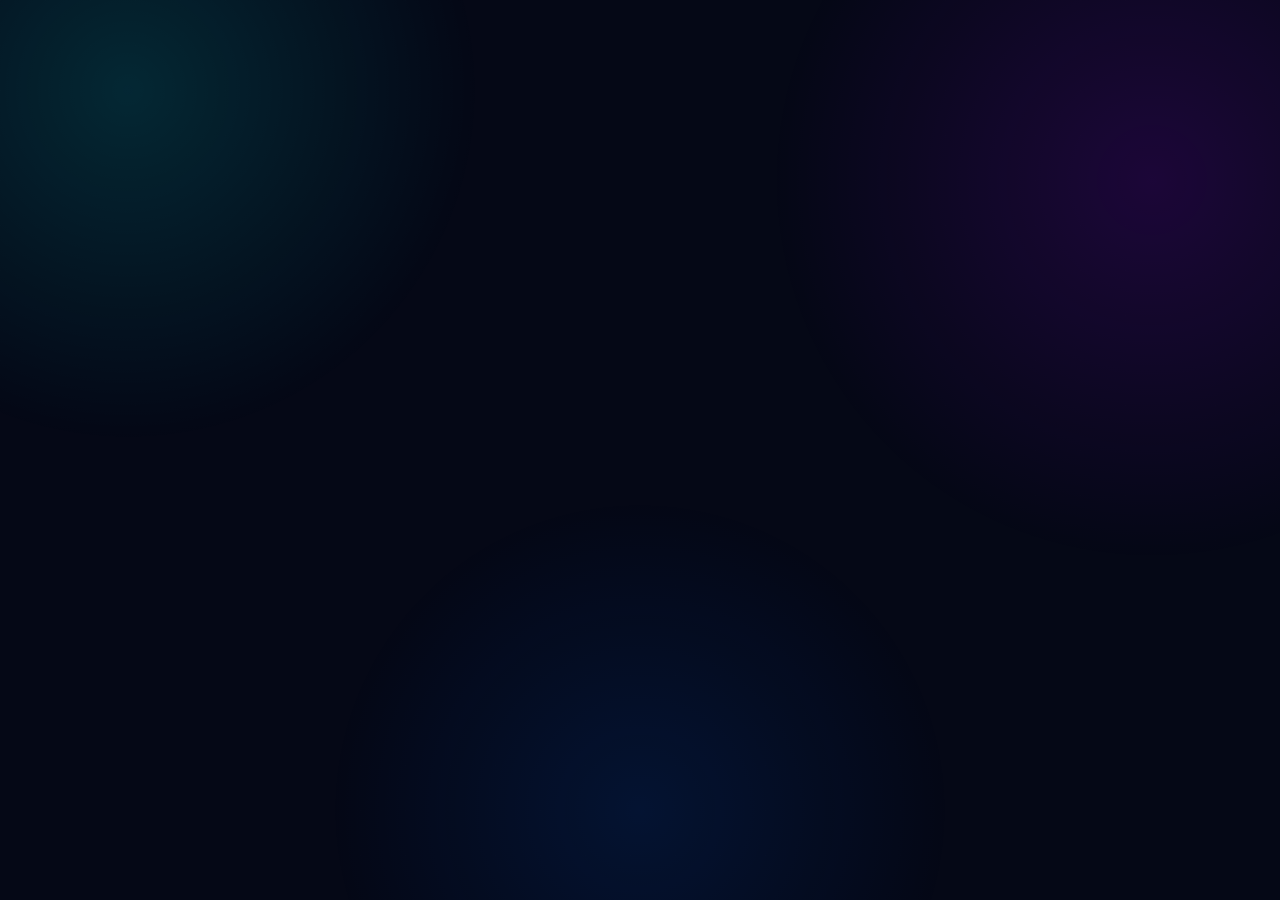
<file: index.html>
<!DOCTYPE html>
<html lang="en">
<head>

<meta charset="UTF-8">

<meta name="viewport"
      content="width=device-width, initial-scale=1.0">

<title>Free Tools Hub - Free Online Image, PDF, QR & Text Tools</title>

<meta name="description"
content="Free Tools Hub provides free online tools for image compression, image resizing, JPG PNG conversion, image to PDF, PDF to image, QR codes, word counting, case conversion and password generation.">

<meta name="keywords"
content="free online tools, image compressor, image resizer, JPG to PNG, PNG to JPG, image to PDF, PDF to image, QR code generator, word counter, case converter, password generator">

<meta name="robots" content="index, follow">

<link rel="canonical"
href="https://subbhu7077.github.io/free-tools-hub/">

<meta name="google-site-verification"
content="EJWRlxUQaINlHcEwIKoQT2uw1uPdCqK98JJCROmM9QI">

<meta name="theme-color" content="#050816">

<!-- Open Graph -->
<meta property="og:title"
content="Free Tools Hub - Free Online Tools">

<meta property="og:description"
content="Use free online tools for images, PDFs, QR codes and text. Fast, simple and mobile friendly.">

<meta property="og:type" content="website">

<meta property="og:url"
content="https://subbhu7077.github.io/free-tools-hub/">

<!-- Twitter -->
<meta name="twitter:card" content="summary">

<meta name="twitter:title"
content="Free Tools Hub - Free Online Tools">

<meta name="twitter:description"
content="Free online tools for images, PDFs, QR codes and text.">

<!-- Structured Data -->
<script type="application/ld+json">
{
  "@context":"https://schema.org",
  "@type":"WebSite",
  "name":"Free Tools Hub",
  "url":"https://subbhu7077.github.io/free-tools-hub/",
  "description":"Free online tools for image, PDF, QR code and text tasks.",
  "potentialAction":{
    "@type":"SearchAction",
    "target":"https://subbhu7077.github.io/free-tools-hub/?q={search_term_string}",
    "query-input":"required name=search_term_string"
  }
}
</script>

<style>

/* =====================================================
   RESET
===================================================== */

*{
    margin:0;
    padding:0;
    box-sizing:border-box;
}

html{
    scroll-behavior:smooth;
}

body{
    font-family:
    Arial,
    Helvetica,
    sans-serif;

    background:#050816;
    color:#fff;

    overflow-x:hidden;

    line-height:1.6;
}

a{
    color:inherit;
    text-decoration:none;
}

button,
input{
    font:inherit;
}


/* =====================================================
   BACKGROUND
===================================================== */

body::before{
    content:"";

    position:fixed;
    inset:0;

    z-index:-5;

    pointer-events:none;

    background:

    radial-gradient(
        circle at 10% 10%,
        rgba(0,255,255,.13),
        transparent 25%
    ),

    radial-gradient(
        circle at 90% 20%,
        rgba(160,0,255,.15),
        transparent 28%
    ),

    radial-gradient(
        circle at 50% 90%,
        rgba(0,100,255,.12),
        transparent 30%
    );
}

body::after{
    content:"";

    position:fixed;
    inset:0;

    z-index:-4;

    pointer-events:none;

    opacity:.16;

    background-image:

    linear-gradient(
        rgba(255,255,255,.025) 1px,
        transparent 1px
    ),

    linear-gradient(
        90deg,
        rgba(255,255,255,.025) 1px,
        transparent 1px
    );

    background-size:45px 45px;
}


/* =====================================================
   PARTICLES
===================================================== */

.particles{
    position:fixed;
    inset:0;

    z-index:-3;

    pointer-events:none;

    overflow:hidden;
}

.particle{
    position:absolute;

    width:3px;
    height:3px;

    border-radius:50%;

    background:#00ffff;

    opacity:.5;

    box-shadow:
    0 0 10px #00ffff;

    animation:
    particleMove
    linear
    infinite;
}

.p1{
    left:8%;
    top:20%;
    animation-duration:8s;
}

.p2{
    left:20%;
    top:70%;
    animation-duration:12s;
}

.p3{
    left:40%;
    top:30%;
    animation-duration:10s;
}

.p4{
    left:60%;
    top:80%;
    animation-duration:14s;
}

.p5{
    left:75%;
    top:25%;
    animation-duration:9s;
}

.p6{
    left:90%;
    top:65%;
    animation-duration:11s;
}

@keyframes particleMove{

    0%{
        transform:
        translateY(0)
        translateX(0);
    }

    50%{
        transform:
        translateY(-70px)
        translateX(30px);
    }

    100%{
        transform:
        translateY(0)
        translateX(0);
    }
}


/* =====================================================
   HEADER
===================================================== */

header{
    position:sticky;

    top:0;

    z-index:1000;

    background:
    rgba(3,6,18,.88);

    backdrop-filter:
    blur(16px);

    border-bottom:
    1px solid rgba(0,255,255,.15);
}

.header-inner{
    max-width:1200px;

    margin:auto;

    min-height:70px;

    padding:
    0 20px;

    display:flex;

    align-items:center;

    justify-content:space-between;
}

.logo{
    display:flex;

    align-items:center;

    gap:10px;

    font-size:23px;

    font-weight:900;

    background:
    linear-gradient(
        90deg,
        #00ffff,
        #7c5cff,
        #ff00d4,
        #00ffff
    );

    background-size:300% auto;

    -webkit-background-clip:text;
    background-clip:text;

    color:transparent;

    animation:
    gradientMove
    5s
    linear
    infinite;
}

.logo-icon{
    color:#00ffff;

    font-size:31px;

    filter:
    drop-shadow(
        0 0 10px
        rgba(0,255,255,.5)
    );

    animation:
    logoFloat
    2.5s
    ease-in-out
    infinite;
}

@keyframes logoFloat{

    0%,100%{
        transform:
        translateY(0)
        rotate(-3deg);
    }

    50%{
        transform:
        translateY(-5px)
        rotate(3deg);
    }
}

@keyframes gradientMove{

    0%{
        background-position:0%;
    }

    100%{
        background-position:300%;
    }
}

nav{
    display:flex;

    align-items:center;

    gap:5px;
}

nav a{
    padding:
    10px 13px;

    border-radius:10px;

    color:#aeb8cf;

    font-size:14px;

    transition:.3s;
}

nav a:hover{
    color:#fff;

    background:
    rgba(0,255,255,.08);

    box-shadow:
    0 0 20px
    rgba(0,255,255,.12);
}

.menu{
    display:none;

    width:43px;
    height:40px;

    border-radius:10px;

    border:
    1px solid
    rgba(0,255,255,.25);

    background:
    rgba(0,255,255,.06);

    color:#00ffff;

    cursor:pointer;

    font-size:22px;
}


/* =====================================================
   HERO
===================================================== */

.hero{
    position:relative;

    max-width:1200px;

    min-height:650px;

    margin:auto;

    padding:
    90px 20px 80px;

    display:flex;

    align-items:center;

    justify-content:center;

    text-align:center;
}

.hero-content{
    max-width:900px;
}

.badge{
    display:inline-block;

    padding:
    9px 17px;

    border-radius:100px;

    border:
    1px solid
    rgba(0,255,255,.3);

    background:
    rgba(0,255,255,.06);

    color:#8fffff;

    font-size:13px;

    font-weight:bold;

    box-shadow:
    0 0 25px
    rgba(0,255,255,.08);

    animation:
    badgePulse
    2s
    ease-in-out
    infinite;
}

@keyframes badgePulse{

    0%,100%{
        box-shadow:
        0 0 18px
        rgba(0,255,255,.08);
    }

    50%{
        box-shadow:
        0 0 35px
        rgba(0,255,255,.23);
    }
}

.hero h1{
    margin-top:25px;

    font-size:
    clamp(
        45px,
        8vw,
        84px
    );

    line-height:1;

    letter-spacing:-4px;

    font-weight:900;
}

.hero-title{
    display:block;
}

.hero-gradient{
    display:block;

    margin-top:9px;

    background:
    linear-gradient(
        90deg,
        #00ffff,
        #6c6cff,
        #ff00d4,
        #00ffff
    );

    background-size:300% auto;

    -webkit-background-clip:text;
    background-clip:text;

    color:transparent;

    animation:
    gradientMove 4s linear infinite,
    textGlow 2s ease-in-out infinite;
}

@keyframes textGlow{

    0%,100%{
        filter:
        drop-shadow(
            0 0 5px
            rgba(0,255,255,.2)
        );
    }

    50%{
        filter:
        drop-shadow(
            0 0 25px
            rgba(255,0,220,.55)
        );
    }
}

.hero p{
    max-width:700px;

    margin:
    27px auto 0;

    color:#9ba7bf;

    font-size:17px;

    line-height:1.8;
}


/* =====================================================
   SEARCH
===================================================== */

.search{
    max-width:680px;

    margin:
    32px auto 0;

    padding:7px;

    display:flex;

    gap:8px;

    border-radius:17px;

    background:
    rgba(255,255,255,.05);

    border:
    1px solid
    rgba(0,255,255,.22);

    box-shadow:
    0 0 35px
    rgba(0,255,255,.07);
}

.search input{
    flex:1;

    min-width:0;

    padding:14px 15px;

    border:0;

    outline:0;

    background:transparent;

    color:#fff;

    font-size:15px;
}

.search input::placeholder{
    color:#69758e;
}

.search button{
    border:0;

    padding:
    0 23px;

    border-radius:12px;

    background:
    linear-gradient(
        135deg,
        #00ffff,
        #6c6cff
    );

    color:#031019;

    font-weight:900;

    cursor:pointer;

    transition:.3s;
}

.search button:hover{
    transform:
    translateY(-2px);

    box-shadow:
    0 0 28px
    rgba(0,255,255,.4);
}


/* =====================================================
   FLOATING ICONS
===================================================== */

.float{
    position:absolute;

    width:72px;
    height:72px;

    border-radius:21px;

    display:flex;

    align-items:center;

    justify-content:center;

    font-size:32px;

    background:
    linear-gradient(
        145deg,
        rgba(255,255,255,.12),
        rgba(255,255,255,.025)
    );

    border:
    1px solid
    rgba(255,255,255,.14);

    box-shadow:

    inset
    0 0 20px
    rgba(255,255,255,.04),

    0 15px 35px
    rgba(0,0,0,.4),

    0 0 25px
    rgba(0,255,255,.1);

    animation:
    floatingIcon
    4s
    ease-in-out
    infinite;

    transform-style:
    preserve-3d;
}

@keyframes floatingIcon{

    0%,100%{
        transform:
        translateY(0)
        rotateX(0)
        rotateY(0);
    }

    50%{
        transform:
        translateY(-18px)
        rotateX(8deg)
        rotateY(-10deg);
    }
}

.f1{
    left:6%;
    top:18%;
}

.f2{
    right:7%;
    top:22%;

    animation-delay:1s;
}

.f3{
    left:12%;
    bottom:15%;

    animation-delay:2s;
}

.f4{
    right:12%;
    bottom:13%;

    animation-delay:3s;
}


/* =====================================================
   FEATURES
===================================================== */

.features{
    max-width:1100px;

    margin:
    0 auto 80px;

    padding:
    0 20px;

    display:grid;

    grid-template-columns:
    repeat(4,1fr);

    gap:15px;
}

.feature{
    text-align:center;

    padding:
    23px 15px;

    border-radius:18px;

    background:
    rgba(255,255,255,.035);

    border:
    1px solid
    rgba(255,255,255,.08);

    transition:.3s;
}

.feature:hover{
    transform:
    translateY(-6px);

    border-color:
    rgba(0,255,255,.28);

    box-shadow:
    0 0 30px
    rgba(0,255,255,.08);
}

.feature-icon{
    font-size:28px;

    margin-bottom:9px;
}

.feature h3{
    font-size:15px;

    margin-bottom:4px;
}

.feature p{
    color:#69758d;

    font-size:12px;
}


/* =====================================================
   AD PLACEHOLDER
===================================================== */

.ad{
    max-width:970px;

    min-height:90px;

    margin:
    0 auto 70px;

    padding:20px;

    display:flex;

    align-items:center;

    justify-content:center;

    border:
    1px dashed
    rgba(255,255,255,.13);

    border-radius:15px;

    color:#4f5a71;

    font-size:10px;

    letter-spacing:2px;
}


/* =====================================================
   TOOLS
===================================================== */

.tools{
    max-width:1200px;

    margin:auto;

    padding:
    0 20px 90px;
}

.heading{
    text-align:center;

    margin-bottom:48px;
}

.heading-small{
    color:#00ffff;

    font-size:12px;

    letter-spacing:3px;

    font-weight:bold;
}

.heading h2{
    font-size:
    clamp(
        30px,
        5vw,
        48px
    );

    margin-top:10px;

    letter-spacing:-1px;
}

.heading p{
    max-width:700px;

    margin:
    10px auto 0;

    color:#78849d;
}


/* =====================================================
   CATEGORY
===================================================== */

.category{
    margin-bottom:60px;
}

.category-head{
    display:flex;

    align-items:center;

    gap:13px;

    margin-bottom:20px;
}

.category-icon{
    width:47px;
    height:47px;

    display:flex;

    align-items:center;

    justify-content:center;

    border-radius:14px;

    background:
    rgba(0,255,255,.07);

    border:
    1px solid
    rgba(0,255,255,.2);

    font-size:22px;

    box-shadow:
    0 0 20px
    rgba(0,255,255,.05);
}

.category-head h3{
    font-size:21px;
}

.category-head p{
    margin-top:3px;

    color:#68758d;

    font-size:12px;
}


/* =====================================================
   TOOL GRID
===================================================== */

.grid{
    display:grid;

    grid-template-columns:
    repeat(3,1fr);

    gap:18px;
}


/* =====================================================
   TOOL CARD
===================================================== */

.card{
    position:relative;

    min-height:225px;

    padding:25px;

    border-radius:22px;

    background:
    linear-gradient(
        145deg,
        rgba(255,255,255,.075),
        rgba(255,255,255,.025)
    );

    border:
    1px solid
    rgba(255,255,255,.09);

    overflow:hidden;

    transition:.35s;

    transform-style:
    preserve-3d;
}

.card::before{
    content:"";

    position:absolute;

    width:140px;
    height:140px;

    right:-55px;
    top:-55px;

    border-radius:50%;

    background:#00ffff;

    filter:blur(60px);

    opacity:.09;

    transition:.35s;
}

.card:hover{
    transform:
    translateY(-9px)
    rotateX(2deg);

    border-color:
    rgba(0,255,255,.35);

    box-shadow:

    0 20px 50px
    rgba(0,0,0,.4),

    0 0 35px
    rgba(0,255,255,.1);
}

.card:hover::before{
    opacity:.3;
}

.card-icon{
    width:62px;
    height:62px;

    display:flex;

    align-items:center;

    justify-content:center;

    border-radius:18px;

    font-size:30px;

    background:
    linear-gradient(
        145deg,
        rgba(0,255,255,.13),
        rgba(120,0,255,.1)
    );

    border:
    1px solid
    rgba(0,255,255,.2);

    margin-bottom:18px;

    transition:.35s;
}

.card:hover .card-icon{
    transform:
    translateZ(20px)
    rotateY(12deg)
    scale(1.08);

    box-shadow:
    0 0 30px
    rgba(0,255,255,.2);
}

.card h4{
    font-size:19px;

    margin-bottom:8px;
}

.card p{
    color:#8490a9;

    font-size:13px;

    line-height:1.6;

    margin-bottom:17px;
}

.card-btn{
    display:inline-flex;

    align-items:center;

    gap:6px;

    padding:
    8px 13px;

    border-radius:10px;

    background:
    rgba(0,255,255,.06);

    border:
    1px solid
    rgba(0,255,255,.15);

    color:#7fffff;

    font-size:12px;

    font-weight:bold;

    transition:.3s;
}

.card:hover .card-btn{
    background:
    rgba(0,255,255,.12);

    border-color:
    rgba(0,255,255,.3);
}


/* =====================================================
   SEO CONTENT
===================================================== */

.seo-section{
    max-width:1050px;

    margin:
    0 auto 80px;

    padding:
    0 20px;
}

.seo-box{
    padding:32px;

    border-radius:24px;

    background:
    linear-gradient(
        145deg,
        rgba(255,255,255,.055),
        rgba(255,255,255,.02)
    );

    border:
    1px solid
    rgba(255,255,255,.08);
}

.seo-box h2{
    font-size:28px;

    margin-bottom:15px;
}

.seo-box h3{
    color:#00ffff;

    font-size:18px;

    margin:
    24px 0 8px;
}

.seo-box p{
    color:#8a96ae;

    font-size:14px;

    line-height:1.8;
}

.seo-box ul{
    padding-left:20px;

    color:#8a96ae;

    font-size:14px;
}

.seo-box li{
    margin:7px 0;
}


/* =====================================================
   FAQ
===================================================== */

.faq{
    max-width:900px;

    margin:
    0 auto 90px;

    padding:
    0 20px;
}

.faq-title{
    text-align:center;

    margin-bottom:35px;
}

.faq-title span{
    color:#00ffff;

    font-size:12px;

    letter-spacing:3px;

    font-weight:bold;
}

.faq-title h2{
    font-size:
    clamp(
        28px,
        5vw,
        42px
    );

    margin-top:8px;
}

.faq-item{
    margin-bottom:12px;

    border:
    1px solid
    rgba(255,255,255,.08);

    border-radius:15px;

    overflow:hidden;

    background:
    rgba(255,255,255,.025);
}

.faq-item summary{
    cursor:pointer;

    padding:
    18px 20px;

    font-weight:bold;

    color:#fff;

    list-style:none;
}

.faq-item summary::-webkit-details-marker{
    display:none;
}

.faq-item summary::after{
    content:"+";

    float:right;

    color:#00ffff;

    font-size:20px;
}

.faq-item[open] summary::after{
    content:"−";
}

.faq-answer{
    padding:
    0 20px 19px;

    color:#8490a9;

    font-size:13px;

    line-height:1.7;
}


/* =====================================================
   CTA
===================================================== */

.cta{
    max-width:1000px;

    margin:
    0 auto 90px;

    padding:
    55px 25px;

    text-align:center;

    border-radius:28px;

    background:
    radial-gradient(
        circle at center,
        rgba(0,255,255,.11),
        rgba(120,0,255,.06),
        transparent 70%
    );

    border:
    1px solid
    rgba(0,255,255,.17);
}

.cta h2{
    font-size:
    clamp(
        30px,
        6vw,
        48px
    );
}

.cta p{
    color:#8490a9;

    max-width:600px;

    margin:
    12px auto 25px;
}

.cta-btn{
    display:inline-block;

    padding:
    13px 23px;

    border-radius:13px;

    background:
    linear-gradient(
        135deg,
        #00ffff,
        #6c6cff
    );

    color:#031019;

    font-weight:900;

    box-shadow:
    0 0 30px
    rgba(0,255,255,.18);

    transition:.3s;
}

.cta-btn:hover{
    transform:
    translateY(-3px);

    box-shadow:
    0 0 40px
    rgba(0,255,255,.4);
}


/* =====================================================
   FOOTER
===================================================== */

footer{
    border-top:
    1px solid
    rgba(255,255,255,.07);

    background:
    rgba(0,0,0,.2);
}

.footer-inner{
    max-width:1100px;

    margin:auto;

    padding:
    45px 20px 30px;
}

.footer-top{
    display:grid;

    grid-template-columns:
    2fr 1fr 1fr;

    gap:35px;

    padding-bottom:30px;
}

.footer-brand h3{
    font-size:22px;

    background:
    linear-gradient(
        90deg,
        #00ffff,
        #ff00d4
    );

    -webkit-background-clip:text;
    background-clip:text;

    color:transparent;
}

.footer-brand p{
    max-width:430px;

    color:#68758d;

    font-size:13px;

    margin-top:10px;

    line-height:1.7;
}

.footer-col h4{
    margin-bottom:12px;

    font-size:14px;
}

.footer-col a{
    display:block;

    color:#69758e;

    font-size:13px;

    margin:
    8px 0;

    transition:.25s;
}

.footer-col a:hover{
    color:#00ffff;

    transform:
    translateX(3px);
}

.footer-bottom{
    padding-top:25px;

    border-top:
    1px solid
    rgba(255,255,255,.06);

    text-align:center;

    color:#505b71;

    font-size:12px;
}


/* =====================================================
   SEARCH EMPTY
===================================================== */

.no-results{
    displ
</file>
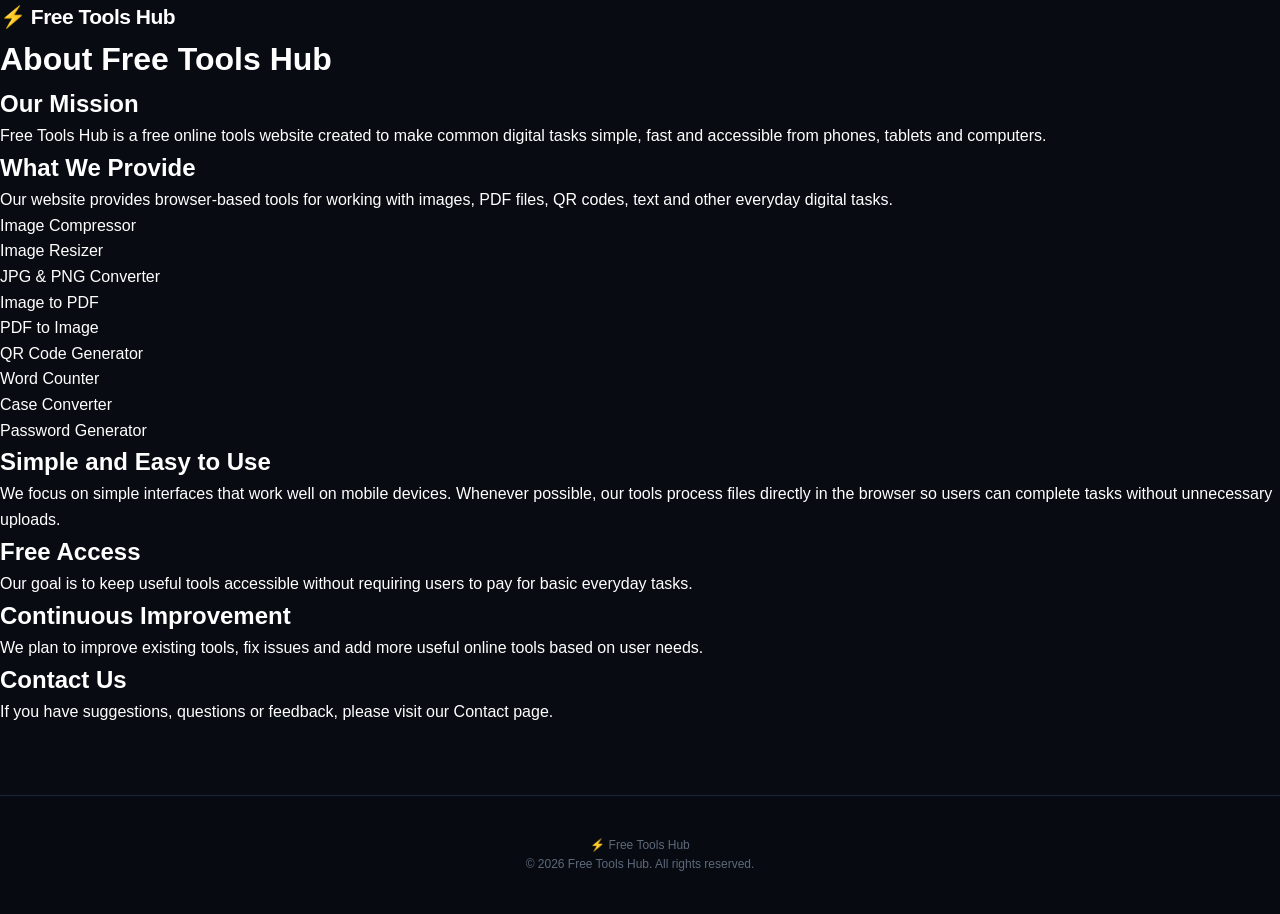
<file: about.html>
<!DOCTYPE html>
<html lang="en">
<head>
<meta charset="UTF-8">
<meta name="viewport" content="width=device-width, initial-scale=1.0">

<title>About Us - Free Tools Hub</title>

<meta name="description" content="Learn about Free Tools Hub and our collection of free online tools.">

<link rel="stylesheet" href="style.css">
</head>

<body>

<header>
  <div class="logo">⚡ Free Tools Hub</div>
</header>

<main class="legal-page">

<h1>About Free Tools Hub</h1>

<h2>Our Mission</h2>

<p>
Free Tools Hub is a free online tools website created to make common
digital tasks simple, fast and accessible from phones, tablets and
computers.
</p>

<h2>What We Provide</h2>

<p>
Our website provides browser-based tools for working with images,
PDF files, QR codes, text and other everyday digital tasks.
</p>

<ul>
  <li>Image Compressor</li>
  <li>Image Resizer</li>
  <li>JPG & PNG Converter</li>
  <li>Image to PDF</li>
  <li>PDF to Image</li>
  <li>QR Code Generator</li>
  <li>Word Counter</li>
  <li>Case Converter</li>
  <li>Password Generator</li>
</ul>

<h2>Simple and Easy to Use</h2>

<p>
We focus on simple interfaces that work well on mobile devices.
Whenever possible, our tools process files directly in the browser
so users can complete tasks without unnecessary uploads.
</p>

<h2>Free Access</h2>

<p>
Our goal is to keep useful tools accessible without requiring users
to pay for basic everyday tasks.
</p>

<h2>Continuous Improvement</h2>

<p>
We plan to improve existing tools, fix issues and add more useful
online tools based on user needs.
</p>

<h2>Contact Us</h2>

<p>
If you have suggestions, questions or feedback, please visit our
Contact page.
</p>

</main>

<footer>
  <p>⚡ Free Tools Hub</p>
  <p>© 2026 Free Tools Hub. All rights reserved.</p>
</footer>

</body>
</html>
</file>
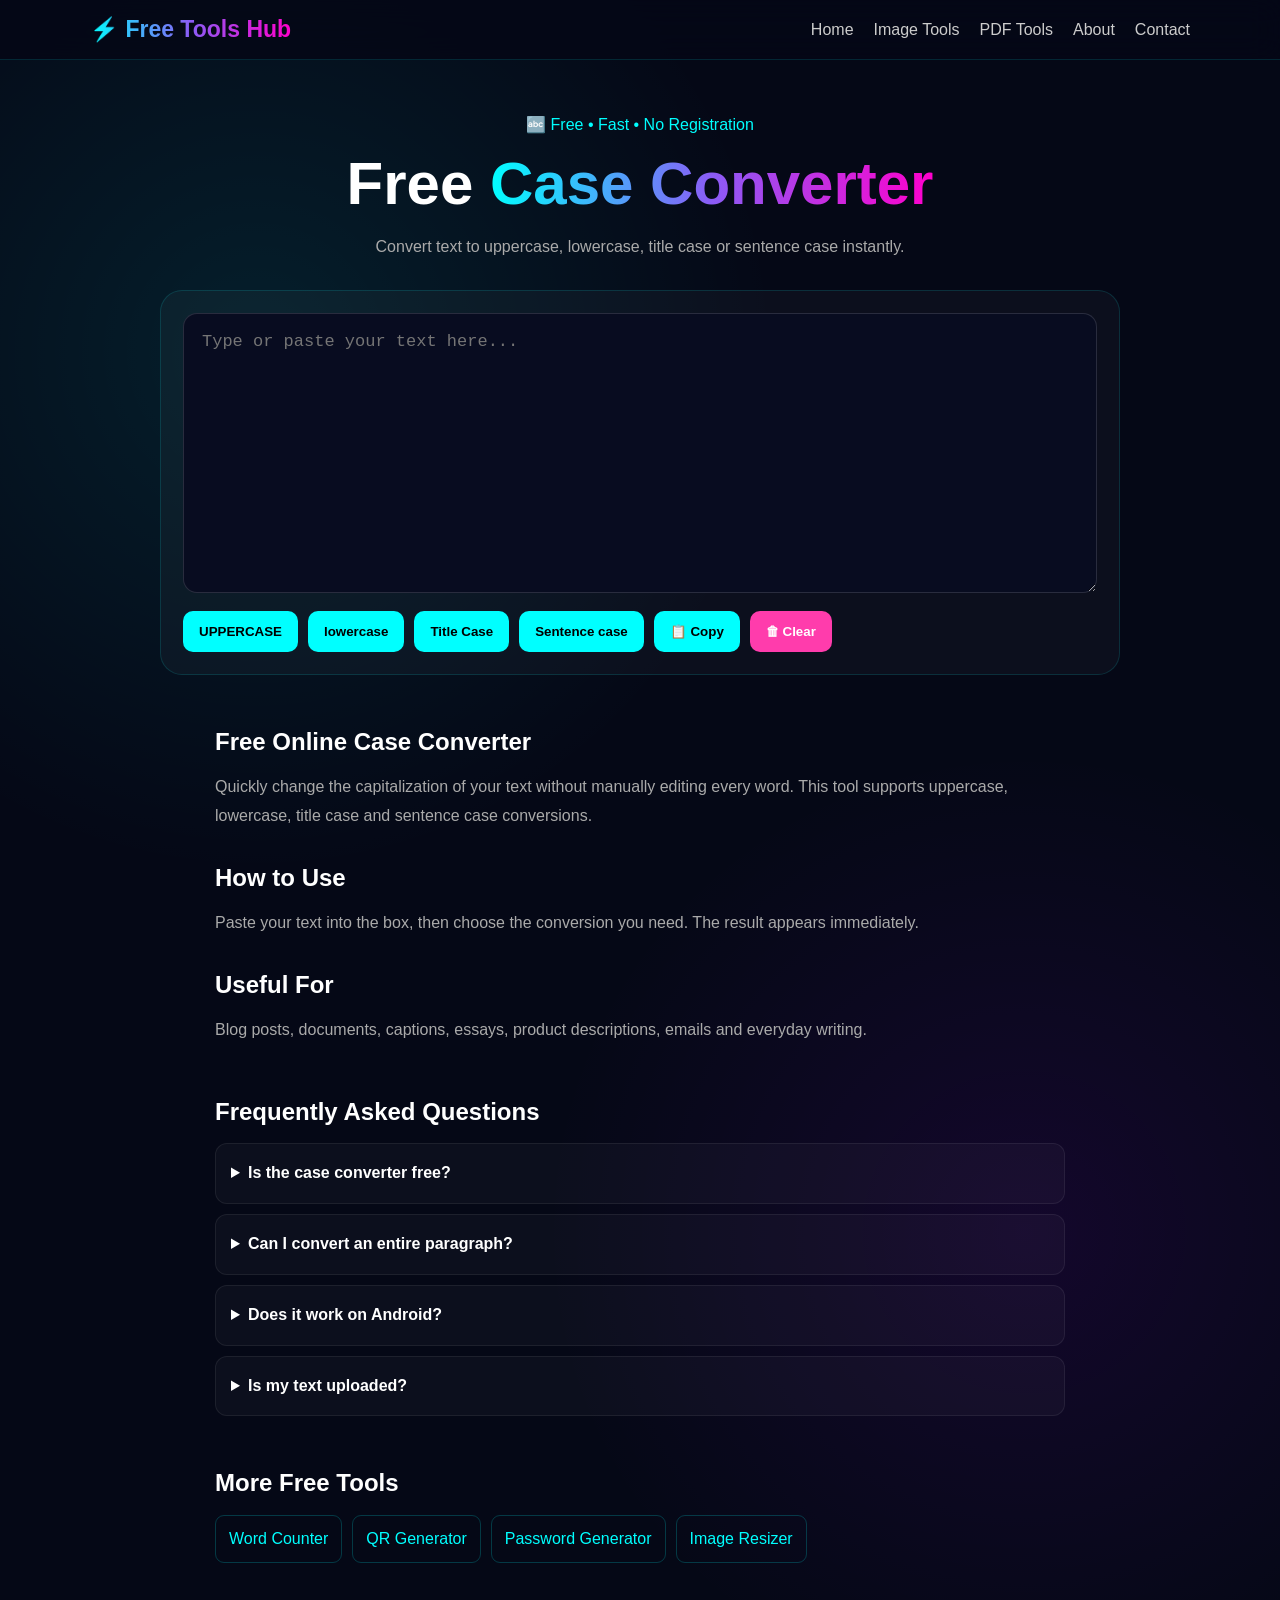
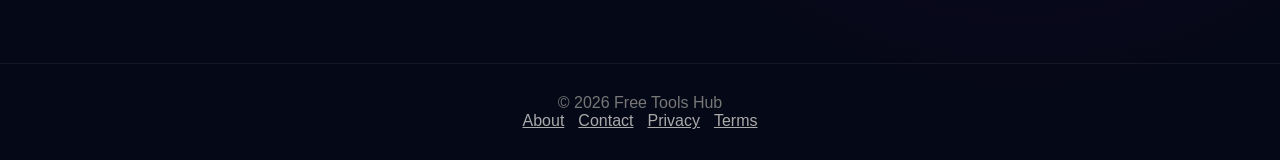
<file: case-converter.html>
<!DOCTYPE html>
<html lang="en">
<head>
<meta charset="UTF-8">
<meta name="viewport" content="width=device-width,initial-scale=1.0">
<title>Free Case Converter Online | Uppercase Lowercase Title Case</title>
<meta name="description" content="Free online case converter. Convert text to uppercase, lowercase, title case and sentence case instantly. Mobile friendly and easy to use.">
<meta name="robots" content="index,follow">
<link rel="canonical" href="https://subbhu7077.github.io/free-tools-hub/case-converter.html">

<style>
*{box-sizing:border-box;margin:0;padding:0}
body{font-family:Arial;color:#fff;background:#050816;min-height:100vh;background-image:radial-gradient(circle at 20% 20%,#00ffff18,transparent 30%),radial-gradient(circle at 80% 70%,#a000ff18,transparent 30%)}
header{padding:16px 6%;position:sticky;top:0;background:#050816dd;backdrop-filter:blur(15px);border-bottom:1px solid #00ffff22;z-index:5}
.nav{max-width:1100px;margin:auto;display:flex;justify-content:space-between;align-items:center}
.logo{font-size:23px;font-weight:bold;background:linear-gradient(90deg,#00ffff,#8b5cf6,#ff00cc);-webkit-background-clip:text;color:transparent}
nav{display:flex;gap:20px}nav a{color:#ccc;text-decoration:none}.menu{display:none;font-size:28px}
.container{max-width:1000px;margin:auto;padding:55px 20px}.hero{text-align:center}.badge{color:#00ffff;margin-bottom:15px}h1{font-size:clamp(35px,7vw,60px)}.g{background:linear-gradient(90deg,#00ffff,#8b5cf6,#ff00cc);-webkit-background-clip:text;color:transparent}
.hero p{color:#aaa;max-width:650px;margin:15px auto 30px;line-height:1.7}
.card{background:#ffffff08;border:1px solid #00ffff22;border-radius:22px;padding:22px}
textarea{width:100%;min-height:280px;background:#080c20;color:#fff;border:1px solid #ffffff22;border-radius:14px;padding:18px;font-size:17px;outline:none;resize:vertical}
.buttons{display:flex;flex-wrap:wrap;gap:10px}
button{border:0;border-radius:10px;padding:13px 16px;margin-top:14px;font-weight:bold;cursor:pointer;background:#00ffff}
.content,.faq{max-width:850px;margin:45px auto;color:#aaa;line-height:1.8}.content h2,.faq h2{color:#fff;margin:25px 0 10px}
details{padding:15px;background:#ffffff08;border:1px solid #ffffff12;border-radius:12px;margin:10px 0}summary{color:white;cursor:pointer;font-weight:bold}
.related{display:flex;flex-wrap:wrap;gap:10px}.related a{color:#00ffff;text-decoration:none;border:1px solid #00ffff33;padding:9px 13px;border-radius:9px}
footer{text-align:center;padding:30px;color:#777;border-top:1px solid #ffffff10}footer a{color:#aaa;margin:0 7px}
@media(max-width:700px){nav{display:none;position:absolute;top:62px;left:0;right:0;background:#070a18;padding:20px;flex-direction:column}nav.show{display:flex}.menu{display:block}}
</style>
</head>

<body>

<header><div class="nav">
<div class="logo">⚡ Free Tools Hub</div>
<div class="menu" onclick="document.getElementById('nav').classList.toggle('show')">☰</div>
<nav id="nav">
<a href="index.html">Home</a>
<a href="image-compressor.html">Image Tools</a>
<a href="image-to-pdf.html">PDF Tools</a>
<a href="about.html">About</a>
<a href="contact.html">Contact</a>
</nav>
</div></header>

<main class="container">

<section class="hero">
<div class="badge">🔤 Free • Fast • No Registration</div>
<h1>Free <span class="g">Case Converter</span></h1>
<p>Convert text to uppercase, lowercase, title case or sentence case instantly.</p>
</section>

<section class="card">

<textarea id="text" placeholder="Type or paste your text here..."></textarea>

<div class="buttons">
<button onclick="upper()">UPPERCASE</button>
<button onclick="lower()">lowercase</button>
<button onclick="titleCase()">Title Case</button>
<button onclick="sentenceCase()">Sentence case</button>
<button onclick="copyText()">📋 Copy</button>
<button onclick="clearText()" style="background:#ff3cac;color:#fff">🗑 Clear</button>
</div>

</section>

<section class="content">
<h2>Free Online Case Converter</h2>
<p>
Quickly change the capitalization of your text without manually editing
every word. This tool supports uppercase, lowercase, title case and
sentence case conversions.
</p>

<h2>How to Use</h2>
<p>
Paste your text into the box, then choose the conversion you need.
The result appears immediately.
</p>

<h2>Useful For</h2>
<p>
Blog posts, documents, captions, essays, product descriptions, emails
and everyday writing.
</p>
</section>

<section class="faq">
<h2>Frequently Asked Questions</h2>
<details><summary>Is the case converter free?</summary><p>Yes, it is completely free.</p></details>
<details><summary>Can I convert an entire paragraph?</summary><p>Yes. Paste as much text as your browser can comfortably handle.</p></details>
<details><summary>Does it work on Android?</summary><p>Yes. It works in modern mobile browsers.</p></details>
<details><summary>Is my text uploaded?</summary><p>The conversion happens directly in your browser.</p></details>
</section>

<section class="content">
<h2>More Free Tools</h2>
<div class="related">
<a href="word-counter.html">Word Counter</a>
<a href="qr-generator.html">QR Generator</a>
<a href="password-generator.html">Password Generator</a>
<a href="image-resizer.html">Image Resizer</a>
</div>
</section>

</main>

<footer>
<p>© 2026 Free Tools Hub</p>
<p><a href="about.html">About</a><a href="contact.html">Contact</a><a href="privacy-policy.html">Privacy</a><a href="terms.html">Terms</a></p>
</footer>

<script>
const area=document.getElementById("text");

function upper(){area.value=area.value.toUpperCase()}
function lower(){area.value=area.value.toLowerCase()}

function titleCase(){
area.value=area.value.toLowerCase().replace(/\b\w/g,c=>c.toUpperCase());
}

function sentenceCase(){
area.value=area.value.toLowerCase().replace(/(^\s*\w|[.!?]\s+\w)/g,c=>c.toUpperCase());
}

async function copyText(){
if(!area.value){alert("Nothing to copy.");return}
try{await navigator.clipboard.writeText(area.value);alert("Copied!")}
catch(e){alert("Copy failed.")}
}

function clearText(){area.value=""}
</script>

</body>
</html>
</file>
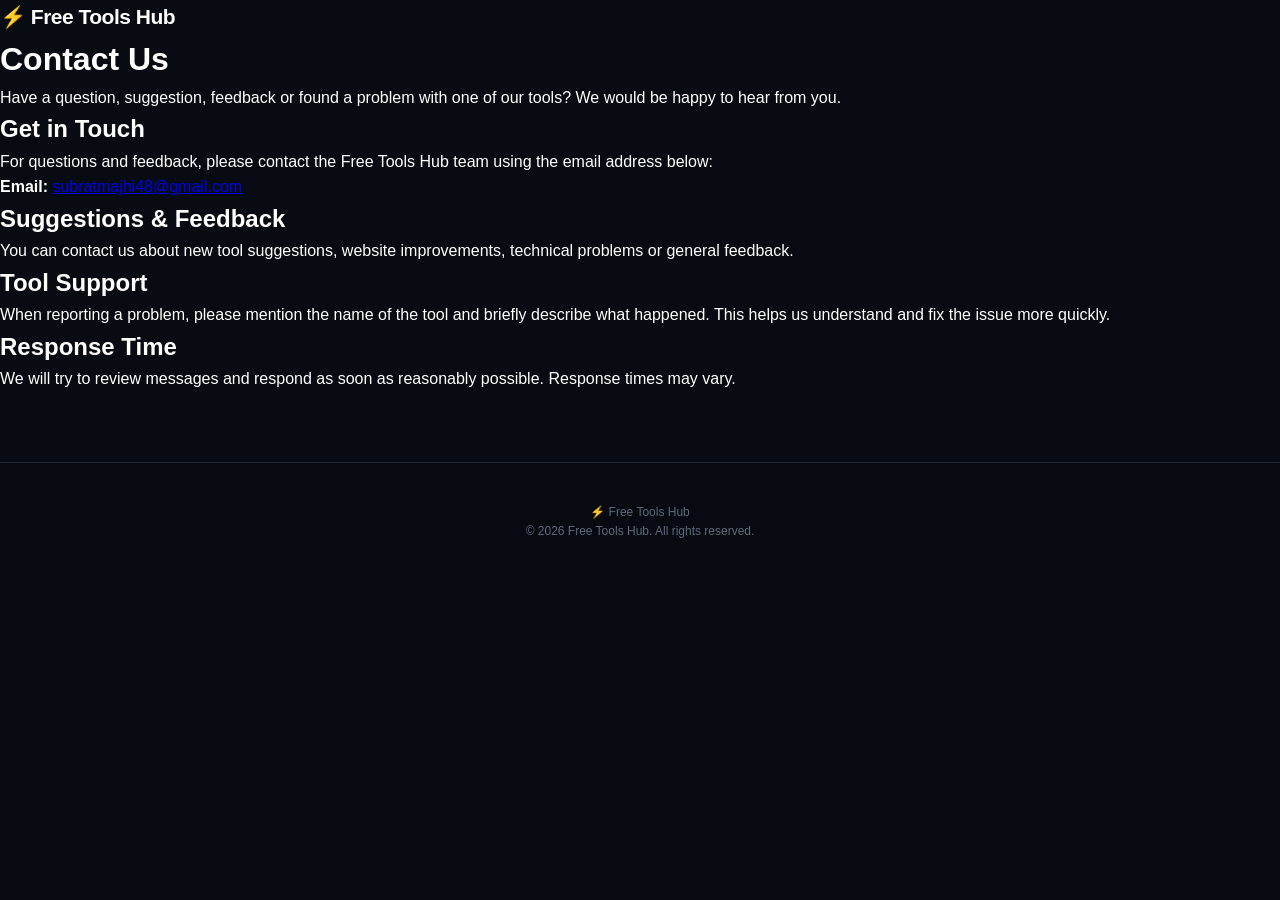
<file: contact.html>
<!DOCTYPE html>
<html lang="en">
<head>
<meta charset="UTF-8">
<meta name="viewport" content="width=device-width, initial-scale=1.0">

<title>Contact Us - Free Tools Hub</title>

<meta name="description" content="Contact Free Tools Hub for questions, suggestions, feedback and support.">

<link rel="stylesheet" href="style.css">
</head>

<body>

<header>
  <div class="logo">⚡ Free Tools Hub</div>
</header>

<main class="legal-page">

<h1>Contact Us</h1>

<p>
Have a question, suggestion, feedback or found a problem with one of
our tools? We would be happy to hear from you.
</p>

<h2>Get in Touch</h2>

<p>
For questions and feedback, please contact the Free Tools Hub team
using the email address below:
</p>

<p>
<strong>Email:</strong>
<a href="mailto:subratmajhi48@gmail.com">
subratmajhi48@gmail.com
</a>
</p>

<h2>Suggestions & Feedback</h2>

<p>
You can contact us about new tool suggestions, website improvements,
technical problems or general feedback.
</p>

<h2>Tool Support</h2>

<p>
When reporting a problem, please mention the name of the tool and
briefly describe what happened. This helps us understand and fix the
issue more quickly.
</p>

<h2>Response Time</h2>

<p>
We will try to review messages and respond as soon as reasonably
possible. Response times may vary.
</p>

</main>

<footer>
  <p>⚡ Free Tools Hub</p>
  <p>© 2026 Free Tools Hub. All rights reserved.</p>
</footer>

</body>
</html>
</file>
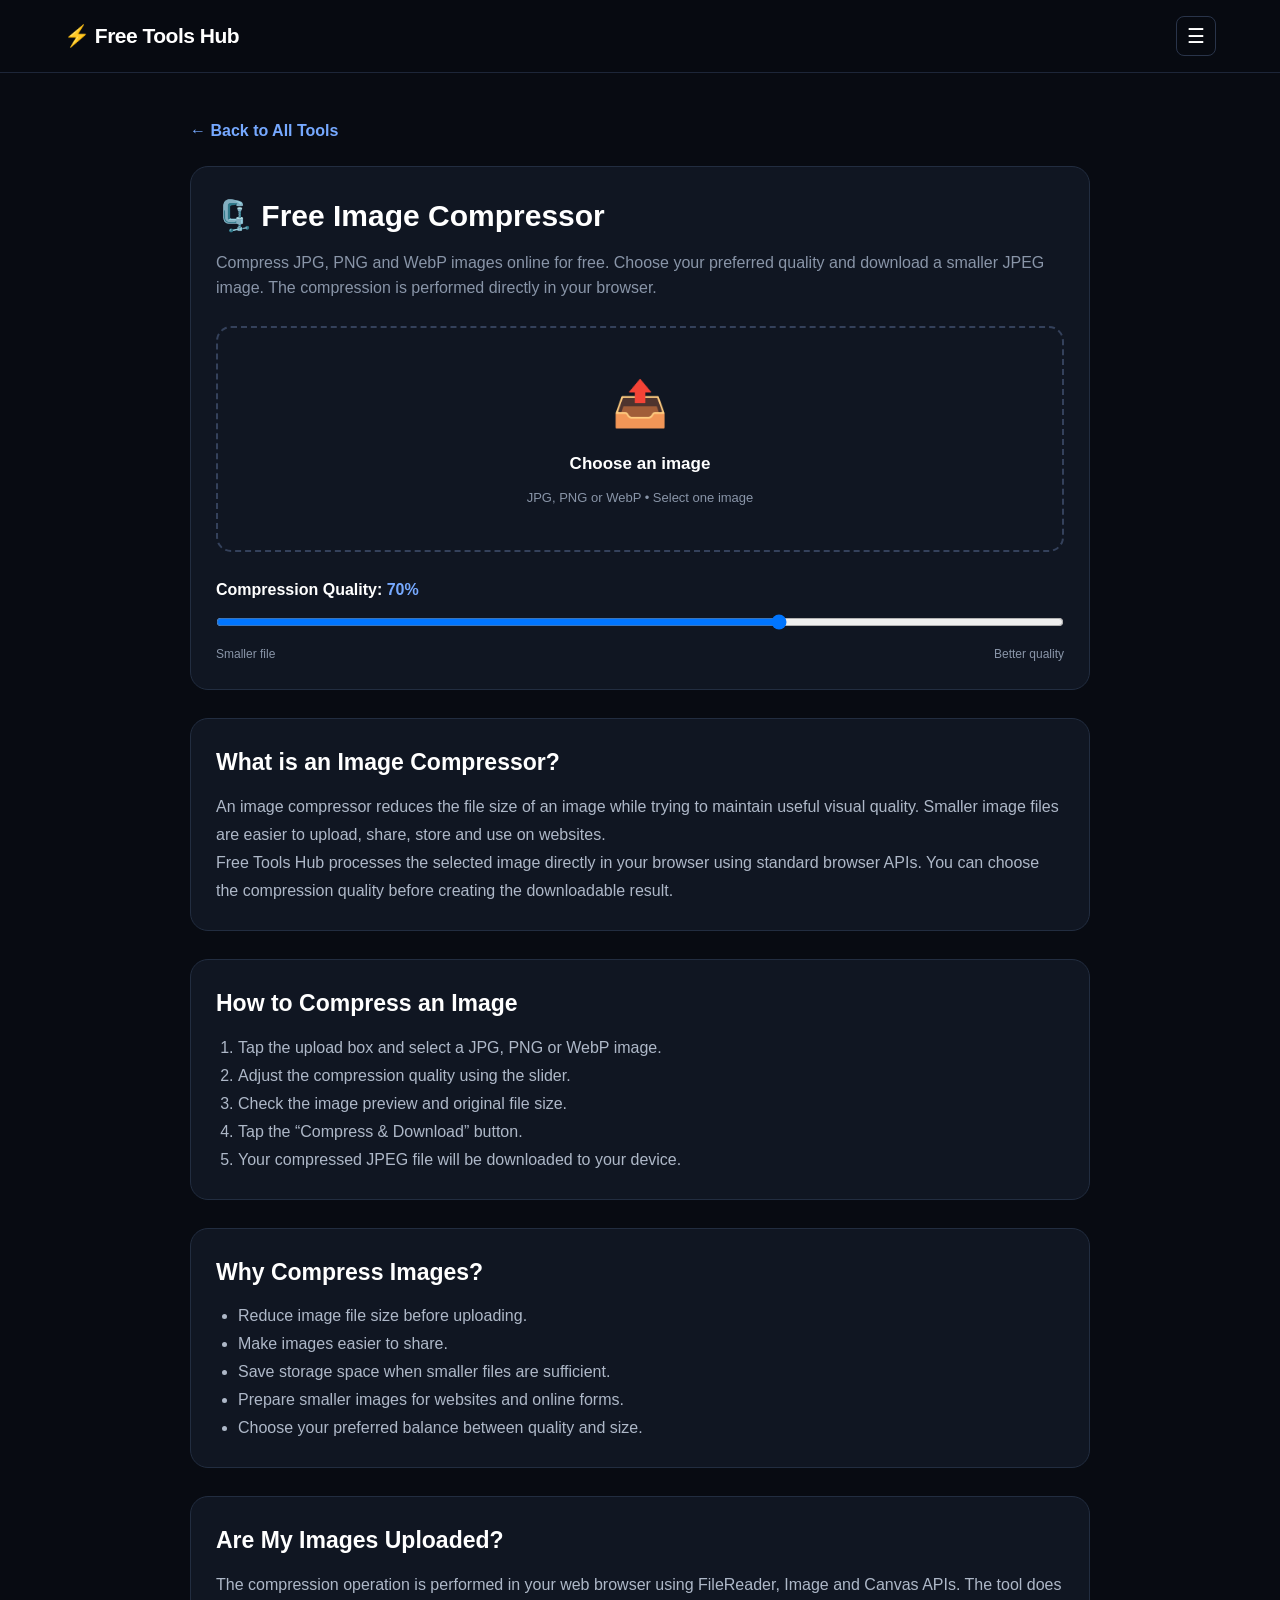
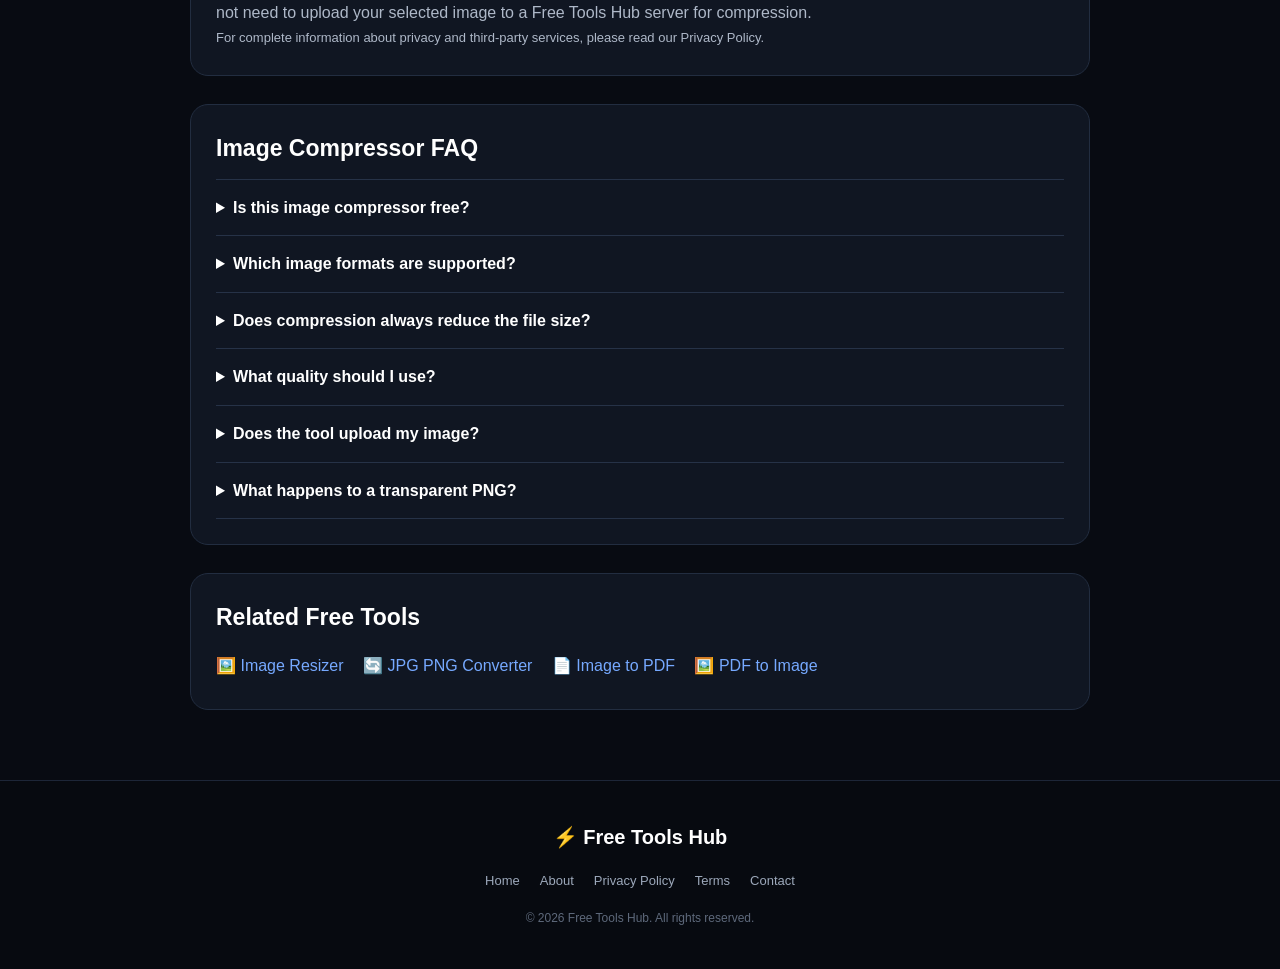
<file: image-compressor.html>
<!DOCTYPE html>
<html lang="en">
<head>
  <meta charset="UTF-8">
  <meta name="viewport" content="width=device-width, initial-scale=1.0">

  <title>Free Image Compressor Online - JPG, PNG, WebP | Free Tools Hub</title>

  <meta
    name="description"
    content="Compress JPG, PNG and WebP images online for free. Reduce image file size directly in your browser and download the compressed image."
  >

  <meta name="robots" content="index, follow">

  <link
    rel="canonical"
    href="https://subbhu7077.github.io/free-tools-hub/image-compressor.html"
  >

  <link rel="stylesheet" href="style.css">

  <style>
    .tool-page {
      width: 92%;
      max-width: 900px;
      margin: 45px auto;
    }

    .back {
      display: inline-block;
      margin-bottom: 22px;
      color: #76a9ff;
      text-decoration: none;
      font-weight: 600;
    }

    .tool-box,
    .content-section {
      background: #101622;
      border: 1px solid #222d40;
      border-radius: 18px;
      padding: 25px;
    }

    .tool-box h1 {
      font-size: 30px;
      margin-bottom: 10px;
    }

    .tool-description {
      color: #8995a8;
      line-height: 1.6;
      margin-bottom: 25px;
    }

    .upload-area {
      display: block;
      border: 2px dashed #34415b;
      border-radius: 15px;
      padding: 40px 20px;
      text-align: center;
      cursor: pointer;
      transition: .2s;
    }

    .upload-area:hover {
      border-color: #76a9ff;
      background: rgba(118, 169, 255, .04);
    }

    .upload-area input {
      display: none;
    }

    .upload-icon {
      font-size: 45px;
      margin-bottom: 10px;
    }

    .upload-area strong {
      display: block;
      font-size: 17px;
      margin-bottom: 7px;
    }

    .upload-area span {
      color: #8995a8;
      font-size: 13px;
    }

    .controls {
      margin-top: 25px;
    }

    .controls label {
      display: block;
      margin-bottom: 10px;
      font-weight: 700;
    }

    #qualityValue {
      color: #76a9ff;
    }

    .controls input[type="range"] {
      width: 100%;
      cursor: pointer;
    }

    .quality-info {
      display: flex;
      justify-content: space-between;
      color: #8995a8;
      font-size: 12px;
      margin-top: 7px;
    }

    .preview {
      display: none;
      margin-top: 28px;
    }

    .preview h3 {
      margin-bottom: 12px;
    }

    .preview img {
      display: block;
      max-width: 100%;
      max-height: 380px;
      margin: 15px auto;
      border-radius: 12px;
      object-fit: contain;
    }

    .info {
      color: #aeb8c8;
      font-size: 14px;
      text-align: center;
      line-height: 1.7;
      margin: 15px 0;
    }

    .result-box {
      display: none;
      margin-top: 15px;
      padding: 15px;
      border-radius: 12px;
      background: #0b111c;
      border: 1px solid #263247;
      text-align: center;
    }

    .result-box strong {
      display: block;
      margin-bottom: 6px;
    }

    .success {
      color: #79e6a5;
    }

    .warning {
      color: #ffcf70;
    }

    .btn {
      width: 100%;
      border: 0;
      padding: 14px;
      border-radius: 10px;
      background: #76a9ff;
      color: #07101e;
      font-size: 15px;
      font-weight: 800;
      cursor: pointer;
      transition: .2s;
    }

    .btn:hover {
      opacity: .9;
      transform: translateY(-1px);
    }

    .btn:disabled {
      opacity: .4;
      cursor: not-allowed;
      transform: none;
    }

    .secondary-btn {
      margin-top: 10px;
      background: transparent;
      border: 1px solid #34415b;
      color: #fff;
    }

    .content-section {
      margin-top: 28px;
    }

    .content-section h2 {
      margin-top: 0;
      margin-bottom: 12px;
      font-size: 23px;
    }

    .content-section p,
    .content-section li {
      color: #aeb8c8;
      line-height: 1.75;
    }

    .content-section ul,
    .content-section ol {
      padding-left: 22px;
    }

    .faq details {
      border-top: 1px solid #263247;
      padding: 15px 0;
    }

    .faq details:last-child {
      border-bottom: 1px solid #263247;
    }

    .faq summary {
      cursor: pointer;
      font-weight: 700;
    }

    .faq p {
      margin-bottom: 0;
    }

    .related-tools a {
      display: inline-block;
      color: #76a9ff;
      text-decoration: none;
      margin: 5px 15px 5px 0;
    }

    .privacy-note {
      font-size: 13px;
      color: #8995a8;
    }

    @media (max-width: 600px) {
      .tool-page {
        margin: 30px auto;
      }

      .tool-box,
      .content-section {
        padding: 18px;
      }

      .tool-box h1 {
        font-size: 25px;
      }

      .upload-area {
        padding: 30px 15px;
      }
    }
  </style>
</head>

<body>

<header class="header">

  <div class="logo">
    ⚡ Free Tools Hub
  </div>

  <button class="menu-btn" onclick="toggleMenu()">
    ☰
  </button>

  <nav id="navMenu">
    <a href="index.html">Home</a>
    <a href="index.html#image">Image</a>
    <a href="index.html#pdf">PDF</a>
    <a href="index.html#qr">QR</a>
    <a href="index.html#text">Text</a>
  </nav>

</header>


<main class="tool-page">

  <a class="back" href="index.html">
    ← Back to All Tools
  </a>


  <!-- TOOL -->

  <div class="tool-box">

    <h1>🗜️ Free Image Compressor</h1>

    <p class="tool-description">
      Compress JPG, PNG and WebP images online for free.
      Choose your preferred quality and download a smaller JPEG image.
      The compression is performed directly in your browser.
    </p>


    <!-- UPLOAD -->

    <label class="upload-area">

      <input
        type="file"
        id="imageInput"
        accept="image/jpeg,image/png,image/webp"
      >

      <div class="upload-icon">
        📤
      </div>

      <strong>
        Choose an image
      </strong>

      <span>
        JPG, PNG or WebP • Select one image
      </span>

    </label>


    <!-- QUALITY -->

    <div class="controls">

      <label>
        Compression Quality:
        <span id="qualityValue">
          70%
        </span>
      </label>

      <input
        type="range"
        id="quality"
        min="10"
        max="100"
        value="70"
      >

      <div class="quality-info">
        <span>Smaller file</span>
        <span>Better quality</span>
      </div>

    </div>


    <!-- PREVIEW -->

    <div
      class="preview"
      id="preview"
    >

      <h3>
        🖼️ Image Preview
      </h3>

      <img
        id="previewImage"
        alt="Selected image preview"
      >

      <div
        class="info"
        id="fileInfo"
      ></div>


      <button
        class="btn"
        id="downloadBtn"
        disabled
      >
        ⬇️ Compress & Download
      </button>


      <button
        class="btn secondary-btn"
        id="resetBtn"
      >
        🔄 Choose Another Image
      </button>


      <div
        class="result-box"
        id="resultBox"
      >

        <strong id="resultTitle">
          Compression Result
        </strong>

        <span id="resultText"></span>

      </div>

    </div>

  </div>


  <!-- ABOUT TOOL -->

  <section class="content-section">

    <h2>
      What is an Image Compressor?
    </h2>

    <p>
      An image compressor reduces the file size of an image while
      trying to maintain useful visual quality. Smaller image files
      are easier to upload, share, store and use on websites.
    </p>

    <p>
      Free Tools Hub processes the selected image directly in your
      browser using standard browser APIs. You can choose the
      compression quality before creating the downloadable result.
    </p>

  </section>


  <!-- HOW TO -->

  <section class="content-section">

    <h2>
      How to Compress an Image
    </h2>

    <ol>

      <li>
        Tap the upload box and select a JPG, PNG or WebP image.
      </li>

      <li>
        Adjust the compression quality using the slider.
      </li>

      <li>
        Check the image preview and original file size.
      </li>

      <li>
        Tap the “Compress & Download” button.
      </li>

      <li>
        Your compressed JPEG file will be downloaded to your device.
      </li>

    </ol>

  </section>


  <!-- BENEFITS -->

  <section class="content-section">

    <h2>
      Why Compress Images?
    </h2>

    <ul>

      <li>
        Reduce image file size before uploading.
      </li>

      <li>
        Make images easier to share.
      </li>

      <li>
        Save storage space when smaller files are sufficient.
      </li>

      <li>
        Prepare smaller images for websites and online forms.
      </li>

      <li>
        Choose your preferred balance between quality and size.
      </li>

    </ul>

  </section>


  <!-- PRIVACY -->

  <section class="content-section">

    <h2>
      Are My Images Uploaded?
    </h2>

    <p>
      The compression operation is performed in your web browser
      using FileReader, Image and Canvas APIs. The tool does not
      need to upload your selected image to a Free Tools Hub server
      for compression.
    </p>

    <p class="privacy-note">
      For complete information about privacy and third-party services,
      please read our Privacy Policy.
    </p>

  </section>


  <!-- FAQ -->

  <section class="content-section faq">

    <h2>
      Image Compressor FAQ
    </h2>


    <details>

      <summary>
        Is this image compressor free?
      </summary>

      <p>
        Yes. You can use this image compressor without purchasing
        a paid plan.
      </p>

    </details>


    <details>

      <summary>
        Which image formats are supported?
      </summary>

      <p>
        You can select JPG, PNG and WebP images. The current
        compression output is downloaded as a JPEG file.
      </p>

    </details>


    <details>

      <summary>
        Does compression always reduce the file size?
      </summary>

      <p>
        No. The final size depends on the original image and the
        selected quality. An image that is already highly optimized
        may not become significantly smaller.
      </p>

    </details>


    <details>

      <summary>
        What quality should I use?
      </summary>

      <p>
        A quality around 60–80% is a useful starting point for many
        photographs. You can try different values to find the balance
        you prefer.
      </p>

    </details>


    <details>

      <summary>
        Does the tool upload my image?
      </summary>

      <p>
        The compression code processes the selected image locally
        in your browser. No server upload is required for the
        compression operation.
      </p>

    </details>


    <details>

      <summary>
        What happens to a transparent PNG?
      </summary>

      <p>
        Because the downloaded result is JPEG, JPEG does not retain
        transparency. Transparent areas may therefore appear with
        a solid background in the compressed result.
      </p>

    </details>

  </section>


  <!-- RELATED -->

  <section class="content-section related-tools">

    <h2>
      Related Free Tools
    </h2>

    <a href="image-resizer.html">
      🖼️ Image Resizer
    </a>

    <a href="jpg-png.html">
      🔄 JPG PNG Converter
    </a>

    <a href="image-to-pdf.html">
      📄 Image to PDF
    </a>

    <a href="pdf-to-image.html">
      🖼️ PDF to Image
    </a>

  </section>

</main>


<!-- FOOTER -->

<footer>

  <div class="footer-logo">
    ⚡ Free Tools Hub
  </div>

  <div class="footer-links">

    <a href="index.html">
      Home
    </a>

    <a href="about.html">
      About
    </a>

    <a href="privacy-policy.html">
      Privacy Policy
    </a>

    <a href="terms.html">
      Terms
    </a>

    <a href="contact.html">
      Contact
    </a>

  </div>

  <p>
    © 2026 Free Tools Hub. All rights reserved.
  </p>

</footer>


<script src="script.js"></script>


<script>

const imageInput =
  document.getElementById("imageInput");

const quality =
  document.getElementById("quality");

const qualityValue =
  document.getElementById("qualityValue");

const preview =
  document.getElementById("preview");

const previewImage =
  document.getElementById("previewImage");

const fileInfo =
  document.getElementById("fileInfo");

const downloadBtn =
  document.getElementById("downloadBtn");

const resetBtn =
  document.getElementById("resetBtn");

const resultBox =
  document.getElementById("resultBox");

const resultTitle =
  document.getElementById("resultTitle");

const resultText =
  document.getElementById("resultText");


let selectedFile = null;


/* QUALITY SLIDER */

quality.addEventListener("input", function () {

  qualityValue.textContent =
    this.value + "%";

});


/* FILE SELECT */

imageInput.addEventListener("change", function () {

  const file = this.files[0];

  if (!file) {
    return;
  }


  if (!file.type.startsWith("image/")) {

    alert("Please select a valid image file.");

    this.value = "";

    return;
  }


  selectedFile = file;


  const reader =
    new FileReader();


  reader.onload = function (event) {

    previewImage.src =
      event.target.result;


    preview.style.display =
      "block";


    downloadBtn.disabled =
      false;


    resultBox.style.display =
      "none";


    fileInfo.innerHTML =
      "<strong>Original file:</strong> " +
      escapeHTML(file.name) +
      "<br>" +
      "<strong>Original size:</strong> " +
      formatBytes(file.size);

  };


  reader.onerror = function () {

    alert("Unable to read this image.");

  };


  reader.readAsDataURL(file);

});


/* COMPRESS + DOWNLOAD */

downloadBtn.addEventListener("click", function () {

  if (!selectedFile) {

    alert("Please select an image first.");

    return;
  }


  downloadBtn.disabled =
    true;

  downloadBtn.textContent =
    "⏳ Compressing...";


  const reader =
    new FileReader();


  reader.onload = function (event) {

    const img =
      new Image();


    img.onload = function () {

      const canvas =
        document.createElement("canvas");


      canvas.width =
        img.naturalWidth;

      canvas.height =
        img.naturalHeight;


      const ctx =
        canvas.getContext("2d");


      if (!ctx) {

        showError();

        return;
      }


      /*
        JPEG does not support transparency.
        Fill the canvas white before drawing.
      */

      ctx.fillStyle =
        "#ffffff";

      ctx.fillRect(
        0,
        0,
        canvas.width,
        canvas.height
      );


      ctx.drawImage(
        img,
        0,
        0
      );


      const qualityNumber =
        Number(quality.value) / 100;


      canvas.toBlob(

        function (blob) {

          if (!blob) {

            showError();

            return;
          }


          const originalSize =
            selectedFile.size;

          const compressedSize =
            blob.size;


          const reduction =
            originalSize > 0
              ? ((originalSize - compressedSize) /
                 originalSize) * 100
              : 0;


          const url =
            URL.createObjectURL(blob);


          const a =
            document.createElement("a");


          const originalName =
            selectedFile.name
              .replace(/\.[^/.]+$/, "");


          a.href =
            url;


          a.download =
            originalName +
            "-compressed.jpg";


          document.body.appendChild(a);

          a.click();

          a.remove();


          setTimeout(function () {

            URL.revokeObjectURL(url);

          }, 1000);


          fileInfo.innerHTML =
            "<strong>Original:</strong> " +
            formatBytes(originalSize) +
            "<br>" +
            "<strong>Compressed:</strong> " +
            formatBytes(compressedSize);


          resultBox.style.display =
            "block";


          if (reduction > 0) {

            resultTitle.textContent =
              "✅ Compression Complete";

            resultTitle.className =
              "success";


            resultText.textContent =
              "File size reduced by " +
              reduction.toFixed(1) +
              "%";

          } else {

            resultTitle.textContent =
              "ℹ️ Compression Complete";

            resultTitle.className =
              "warning";


            resultText.textContent =
              "The compressed file is not smaller than the original.";

          }


          downloadBtn.disabled =
            false;

          downloadBtn.textContent =
            "⬇️ Compress & Download";

        },

        "image/jpeg",

        qualityNumber

      );

    };


    img.onerror = function () {

      showError();

    };


    img.src =
      event.target.result;

  };


  reader.onerror = function () {

    showError();

  };


  reader.readAsDataURL(selectedFile);

});


/* RESET */

resetBtn.addEventListener("click", function () {

  selectedFile =
    null;


  imageInput.value =
    "";


  previewImage.src =
    "";


  preview.style.display =
    "none";


  resultBox.style.display =
    "none";


  downloadBtn.disabled =
    true;


  downloadBtn.textContent =
    "⬇️ Compress & Download";


  fileInfo.textContent =
    "";

});


/* ERROR */

function showError() {

  alert(
    "Compression failed. Please try another image."
  );


  downloadBtn.disabled =
    false;


  downloadBtn.textContent =
    "⬇️ Compress & Download";

}


/* FILE SIZE */

function formatBytes(bytes) {

  if (bytes === 0) {

    return "0 Bytes";

  }


  const units = [

    "Bytes",
    "KB",
    "MB",
    "GB"

  ];


  const i =
    Math.floor(
      Math.log(bytes) /
      Math.log(1024)
    );


  return (
    bytes /
    Math.pow(1024, i)
  ).toFixed(2)
  + " "
  + units[i];

}


/* HTML SAFETY */

function escapeHTML(value) {

  return String(value)

    .replace(/&/g, "&amp;")

    .replace(/</g, "&lt;")

    .replace(/>/g, "&gt;")

    .replace(/"/g, "&quot;")

    .replace(/'/g, "&#039;");

}

</script>

</body>
</html>
</file>
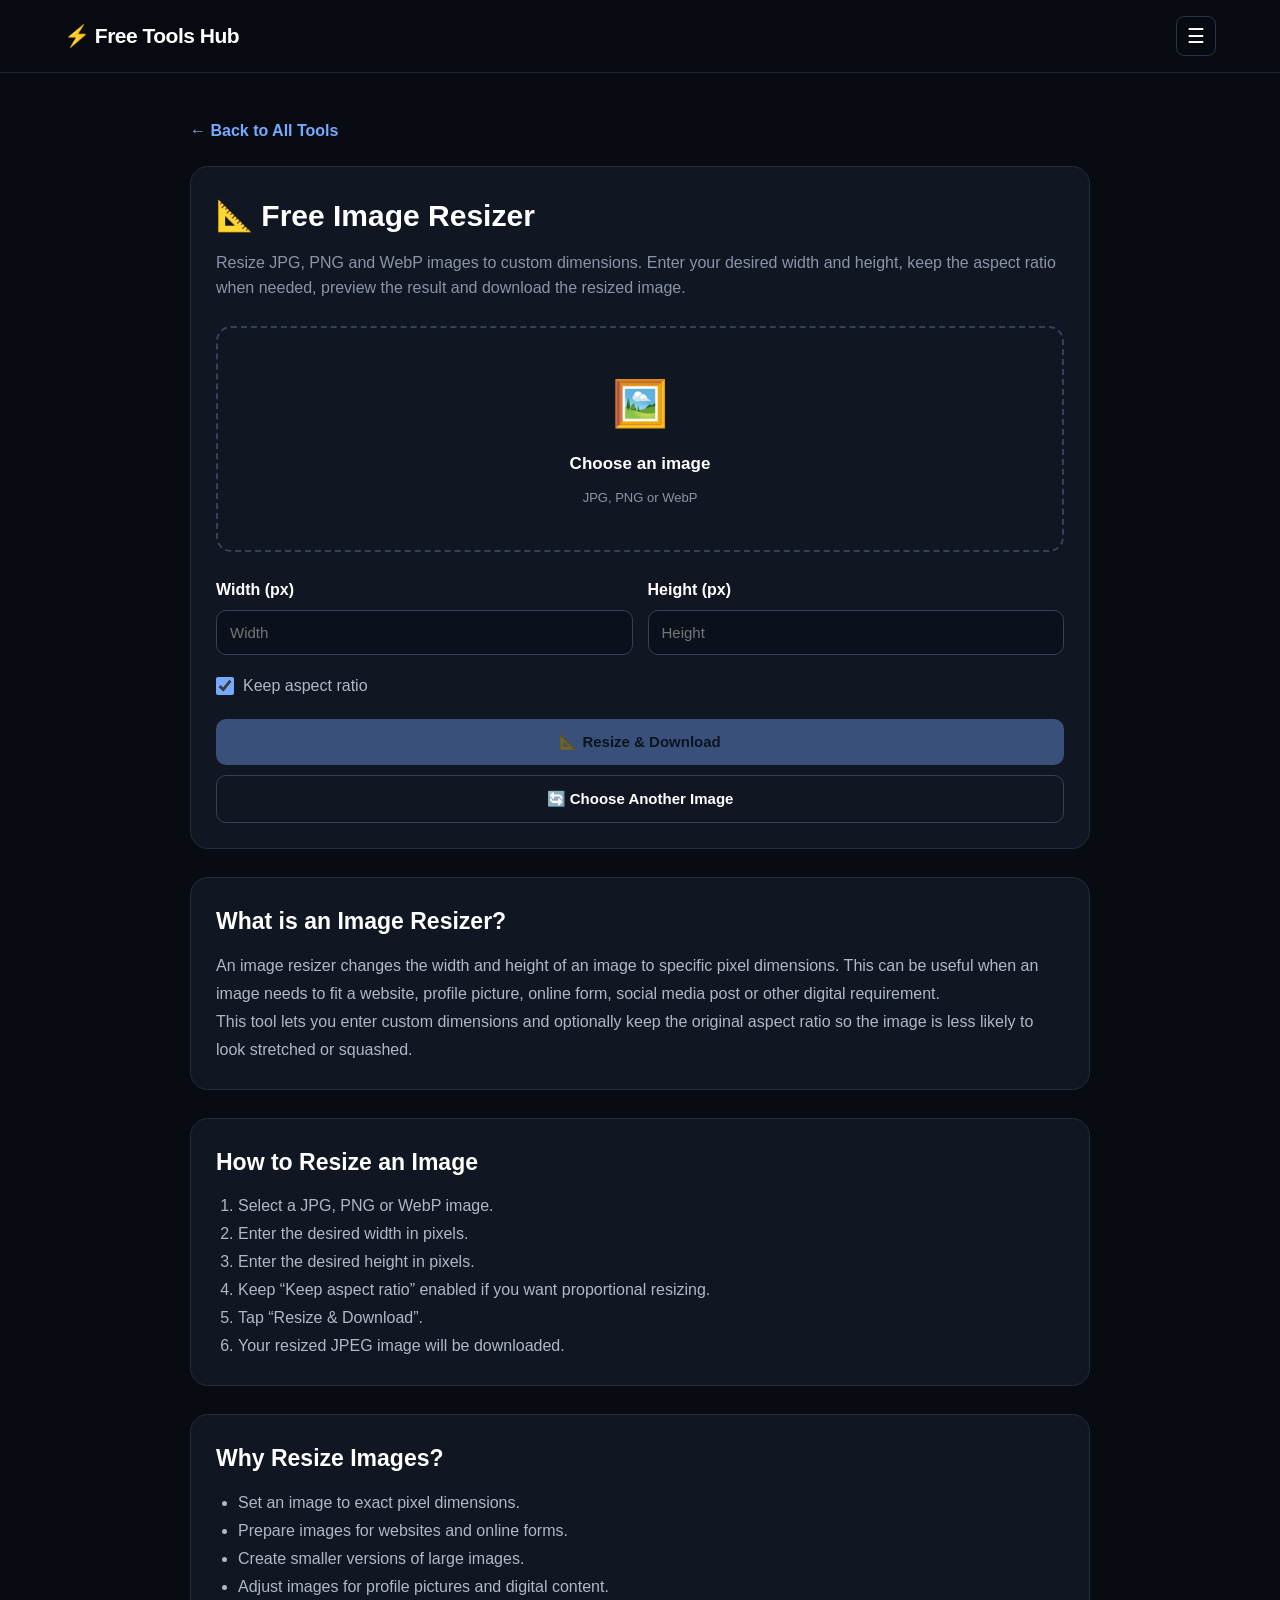
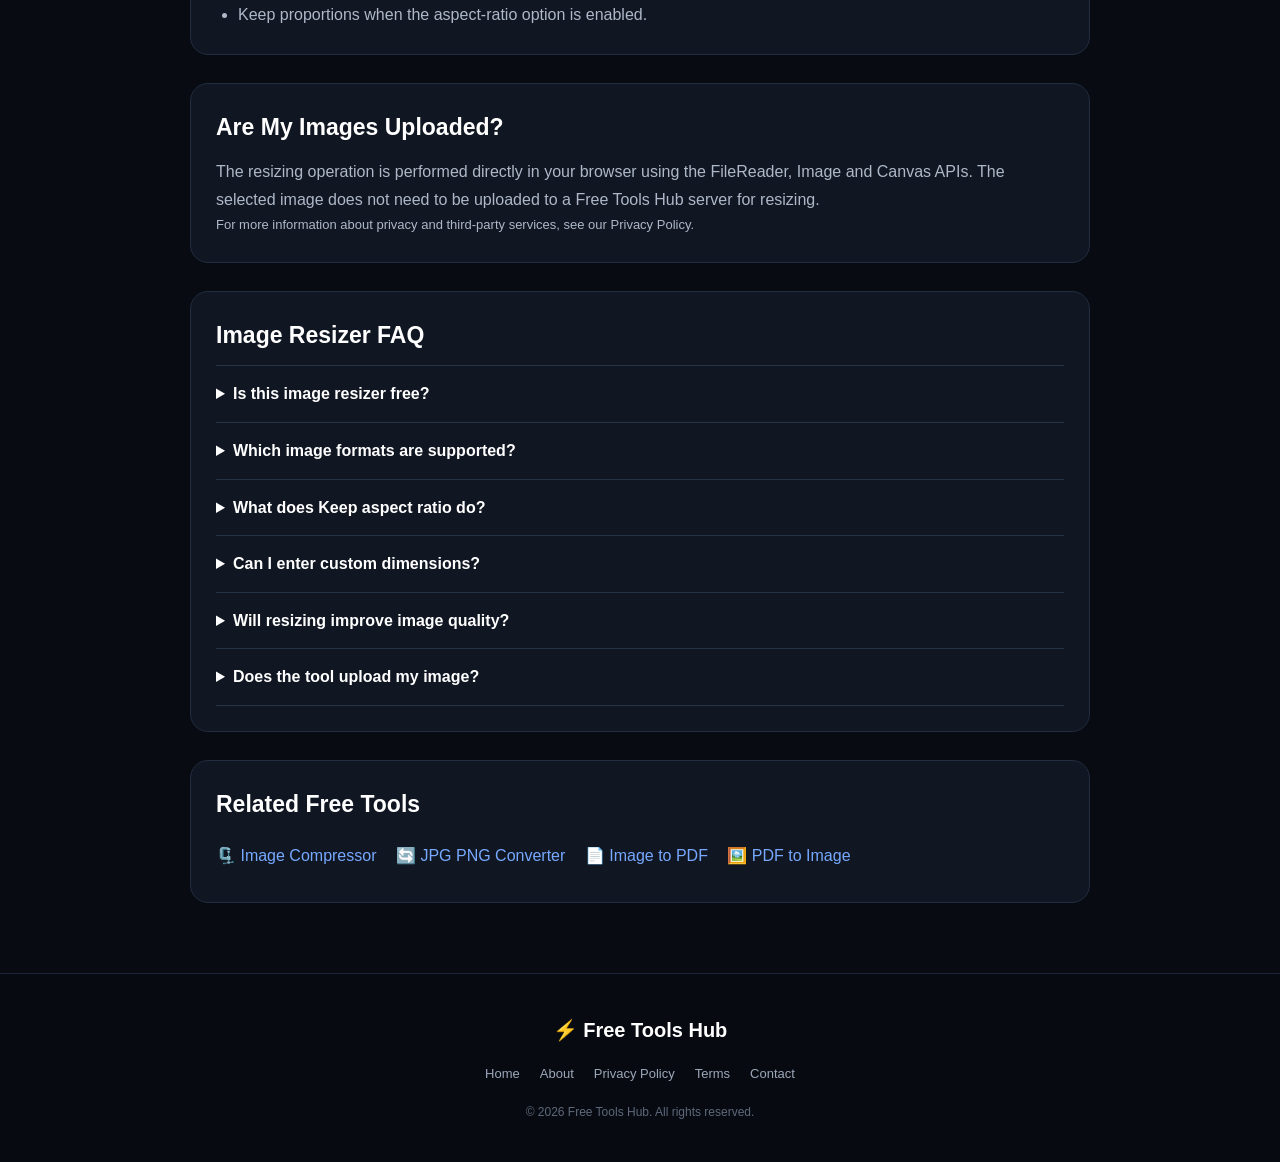
<file: image-resizer.html>
<!DOCTYPE html>
<html lang="en">
<head>
  <meta charset="UTF-8">
  <meta name="viewport" content="width=device-width, initial-scale=1.0">

  <title>Free Image Resizer Online - Resize JPG, PNG, WebP | Free Tools Hub</title>

  <meta
    name="description"
    content="Resize JPG, PNG and WebP images online for free. Set custom width and height, keep aspect ratio, preview and download your resized image."
  >

  <meta name="robots" content="index, follow">

  <link
    rel="canonical"
    href="https://subbhu7077.github.io/free-tools-hub/image-resizer.html"
  >

  <link rel="stylesheet" href="style.css">

  <style>
    .tool-page {
      width: 92%;
      max-width: 900px;
      margin: 45px auto;
    }

    .back {
      display: inline-block;
      margin-bottom: 22px;
      color: #76a9ff;
      text-decoration: none;
      font-weight: 600;
    }

    .tool-box,
    .content-section {
      background: #101622;
      border: 1px solid #222d40;
      border-radius: 18px;
      padding: 25px;
    }

    .tool-box h1 {
      font-size: 30px;
      margin-bottom: 10px;
    }

    .tool-description {
      color: #8995a8;
      line-height: 1.6;
      margin-bottom: 25px;
    }

    .upload-area {
      display: block;
      border: 2px dashed #34415b;
      border-radius: 15px;
      padding: 40px 20px;
      text-align: center;
      cursor: pointer;
      transition: .2s;
    }

    .upload-area:hover {
      border-color: #76a9ff;
      background: rgba(118, 169, 255, .04);
    }

    .upload-area input {
      display: none;
    }

    .upload-icon {
      font-size: 45px;
      margin-bottom: 10px;
    }

    .upload-area strong {
      display: block;
      font-size: 17px;
      margin-bottom: 7px;
    }

    .upload-area span {
      color: #8995a8;
      font-size: 13px;
    }

    .dimensions {
      display: grid;
      grid-template-columns: 1fr 1fr;
      gap: 15px;
      margin-top: 25px;
    }

    .field label {
      display: block;
      font-weight: 700;
      margin-bottom: 8px;
    }

    .field input {
      width: 100%;
      box-sizing: border-box;
      padding: 13px;
      border-radius: 10px;
      border: 1px solid #34415b;
      background: #0b111c;
      color: #fff;
      font-size: 15px;
      outline: none;
    }

    .field input:focus {
      border-color: #76a9ff;
    }

    .aspect {
      margin-top: 18px;
      display: flex;
      align-items: center;
      gap: 9px;
      color: #aeb8c8;
    }

    .aspect input {
      width: 18px;
      height: 18px;
      accent-color: #76a9ff;
    }

    .original-info {
      margin-top: 20px;
      padding: 14px;
      border-radius: 10px;
      background: #0b111c;
      border: 1px solid #263247;
      color: #aeb8c8;
      text-align: center;
      line-height: 1.7;
    }

    .preview {
      display: none;
      margin-top: 28px;
    }

    .preview h3 {
      margin-bottom: 12px;
    }

    .preview img {
      display: block;
      max-width: 100%;
      max-height: 380px;
      margin: 15px auto;
      border-radius: 12px;
      object-fit: contain;
    }

    .result-box {
      display: none;
      margin-top: 15px;
      padding: 15px;
      border-radius: 12px;
      background: #0b111c;
      border: 1px solid #263247;
      text-align: center;
      color: #aeb8c8;
      line-height: 1.7;
    }

    .success {
      color: #79e6a5;
    }

    .btn {
      width: 100%;
      border: 0;
      padding: 14px;
      border-radius: 10px;
      background: #76a9ff;
      color: #07101e;
      font-size: 15px;
      font-weight: 800;
      cursor: pointer;
      transition: .2s;
      margin-top: 20px;
    }

    .btn:hover {
      opacity: .9;
      transform: translateY(-1px);
    }

    .btn:disabled {
      opacity: .4;
      cursor: not-allowed;
      transform: none;
    }

    .secondary-btn {
      margin-top: 10px;
      background: transparent;
      border: 1px solid #34415b;
      color: #fff;
    }

    .content-section {
      margin-top: 28px;
    }

    .content-section h2 {
      margin-top: 0;
      margin-bottom: 12px;
      font-size: 23px;
    }

    .content-section p,
    .content-section li {
      color: #aeb8c8;
      line-height: 1.75;
    }

    .content-section ul,
    .content-section ol {
      padding-left: 22px;
    }

    .faq details {
      border-top: 1px solid #263247;
      padding: 15px 0;
    }

    .faq details:last-child {
      border-bottom: 1px solid #263247;
    }

    .faq summary {
      cursor: pointer;
      font-weight: 700;
    }

    .related-tools a {
      display: inline-block;
      color: #76a9ff;
      text-decoration: none;
      margin: 5px 15px 5px 0;
      line-height: 2;
    }

    .privacy-note {
      font-size: 13px;
      color: #8995a8;
    }

    @media (max-width: 600px) {
      .tool-page {
        margin: 30px auto;
      }

      .tool-box,
      .content-section {
        padding: 18px;
      }

      .tool-box h1 {
        font-size: 25px;
      }

      .upload-area {
        padding: 30px 15px;
      }

      .dimensions {
        grid-template-columns: 1fr;
      }
    }
  </style>
</head>

<body>

<header class="header">

  <div class="logo">
    ⚡ Free Tools Hub
  </div>

  <button class="menu-btn" onclick="toggleMenu()">
    ☰
  </button>

  <nav id="navMenu">
    <a href="index.html">Home</a>
    <a href="index.html#image">Image</a>
    <a href="index.html#pdf">PDF</a>
    <a href="index.html#qr">QR</a>
    <a href="index.html#text">Text</a>
  </nav>

</header>


<main class="tool-page">

  <a class="back" href="index.html">
    ← Back to All Tools
  </a>


  <!-- TOOL -->

  <div class="tool-box">

    <h1>📐 Free Image Resizer</h1>

    <p class="tool-description">
      Resize JPG, PNG and WebP images to custom dimensions.
      Enter your desired width and height, keep the aspect ratio
      when needed, preview the result and download the resized image.
    </p>


    <!-- UPLOAD -->

    <label class="upload-area">

      <input
        type="file"
        id="imageInput"
        accept="image/jpeg,image/png,image/webp"
      >

      <div class="upload-icon">
        🖼️
      </div>

      <strong>
        Choose an image
      </strong>

      <span>
        JPG, PNG or WebP
      </span>

    </label>


    <!-- ORIGINAL INFO -->

    <div
      class="original-info"
      id="originalInfo"
      style="display:none;"
    ></div>


    <!-- DIMENSIONS -->

    <div class="dimensions">

      <div class="field">

        <label for="width">
          Width (px)
        </label>

        <input
          type="number"
          id="width"
          min="1"
          max="10000"
          placeholder="Width"
        >

      </div>


      <div class="field">

        <label for="height">
          Height (px)
        </label>

        <input
          type="number"
          id="height"
          min="1"
          max="10000"
          placeholder="Height"
        >

      </div>

    </div>


    <!-- ASPECT RATIO -->

    <label class="aspect">

      <input
        type="checkbox"
        id="keepAspect"
        checked
      >

      Keep aspect ratio

    </label>


    <!-- ACTION -->

    <button
      class="btn"
      id="resizeBtn"
      disabled
    >
      📐 Resize & Download
    </button>


    <button
      class="btn secondary-btn"
      id="resetBtn"
    >
      🔄 Choose Another Image
    </button>


    <!-- PREVIEW -->

    <div
      class="preview"
      id="preview"
    >

      <h3>
        🖼️ Resized Image Preview
      </h3>

      <img
        id="previewImage"
        alt="Resized image preview"
      >

      <div
        class="result-box"
        id="resultBox"
      ></div>

    </div>

  </div>


  <!-- WHAT IS -->

  <section class="content-section">

    <h2>
      What is an Image Resizer?
    </h2>

    <p>
      An image resizer changes the width and height of an image
      to specific pixel dimensions. This can be useful when an
      image needs to fit a website, profile picture, online form,
      social media post or other digital requirement.
    </p>

    <p>
      This tool lets you enter custom dimensions and optionally
      keep the original aspect ratio so the image is less likely
      to look stretched or squashed.
    </p>

  </section>


  <!-- HOW TO -->

  <section class="content-section">

    <h2>
      How to Resize an Image
    </h2>

    <ol>

      <li>
        Select a JPG, PNG or WebP image.
      </li>

      <li>
        Enter the desired width in pixels.
      </li>

      <li>
        Enter the desired height in pixels.
      </li>

      <li>
        Keep “Keep aspect ratio” enabled if you want
        proportional resizing.
      </li>

      <li>
        Tap “Resize & Download”.
      </li>

      <li>
        Your resized JPEG image will be downloaded.
      </li>

    </ol>

  </section>


  <!-- BENEFITS -->

  <section class="content-section">

    <h2>
      Why Resize Images?
    </h2>

    <ul>

      <li>
        Set an image to exact pixel dimensions.
      </li>

      <li>
        Prepare images for websites and online forms.
      </li>

      <li>
        Create smaller versions of large images.
      </li>

      <li>
        Adjust images for profile pictures and digital content.
      </li>

      <li>
        Keep proportions when the aspect-ratio option is enabled.
      </li>

    </ul>

  </section>


  <!-- PRIVACY -->

  <section class="content-section">

    <h2>
      Are My Images Uploaded?
    </h2>

    <p>
      The resizing operation is performed directly in your browser
      using the FileReader, Image and Canvas APIs. The selected
      image does not need to be uploaded to a Free Tools Hub server
      for resizing.
    </p>

    <p class="privacy-note">
      For more information about privacy and third-party services,
      see our Privacy Policy.
    </p>

  </section>


  <!-- FAQ -->

  <section class="content-section faq">

    <h2>
      Image Resizer FAQ
    </h2>


    <details>

      <summary>
        Is this image resizer free?
      </summary>

      <p>
        Yes. The tool is available for free.
      </p>

    </details>


    <details>

      <summary>
        Which image formats are supported?
      </summary>

      <p>
        You can select JPG, PNG and WebP images.
        The current downloaded result is a JPEG image.
      </p>

    </details>


    <details>

      <summary>
        What does Keep aspect ratio do?
      </summary>

      <p>
        When enabled, changing one dimension automatically
        calculates the other dimension using the original
        image proportions.
      </p>

    </details>


    <details>

      <summary>
        Can I enter custom dimensions?
      </summary>

      <p>
        Yes. You can enter custom width and height values
        in pixels, up to 10,000 pixels per dimension.
      </p>

    </details>


    <details>

      <summary>
        Will resizing improve image quality?
      </summary>

      <p>
        Resizing changes the dimensions but cannot create
        detail that was not present in the original image.
        Enlarging a small image may therefore look less sharp.
      </p>

    </details>


    <details>

      <summary>
        Does the tool upload my image?
      </summary>

      <p>
        No server upload is required for the resizing operation.
        The browser processes the selected image locally.
      </p>

    </details>

  </section>


  <!-- RELATED -->

  <section class="content-section related-tools">

    <h2>
      Related Free Tools
    </h2>

    <a href="image-compressor.html">
      🗜️ Image Compressor
    </a>

    <a href="jpg-png.html">
      🔄 JPG PNG Converter
    </a>

    <a href="image-to-pdf.html">
      📄 Image to PDF
    </a>

    <a href="pdf-to-image.html">
      🖼️ PDF to Image
    </a>

  </section>

</main>


<!-- FOOTER -->

<footer>

  <div class="footer-logo">
    ⚡ Free Tools Hub
  </div>

  <div class="footer-links">

    <a href="index.html">
      Home
    </a>

    <a href="about.html">
      About
    </a>

    <a href="privacy-policy.html">
      Privacy Policy
    </a>

    <a href="terms.html">
      Terms
    </a>

    <a href="contact.html">
      Contact
    </a>

  </div>

  <p>
    © 2026 Free Tools Hub. All rights reserved.
  </p>

</footer>


<script src="script.js"></script>


<script>

const imageInput =
  document.getElementById("imageInput");

const widthInput =
  document.getElementById("width");

const heightInput =
  document.getElementById("height");

const keepAspect =
  document.getElementById("keepAspect");

const resizeBtn =
  document.getElementById("resizeBtn");

const resetBtn =
  document.getElementById("resetBtn");

const preview =
  document.getElementById("preview");

const previewImage =
  document.getElementById("previewImage");

const originalInfo =
  document.getElementById("originalInfo");

const resultBox =
  document.getElementById("resultBox");


let selectedFile = null;

let originalWidth = 0;

let originalHeight = 0;

let aspectRatio = 1;


/* SELECT IMAGE */

imageInput.addEventListener("change", function () {

  const file = this.files[0];

  if (!file) {
    return;
  }


  if (!file.type.startsWith("image/")) {

    alert("Please select a valid image file.");

    this.value = "";

    return;
  }


  selectedFile = file;


  const reader =
    new FileReader();


  reader.onload = function (event) {

    const img =
      new Image();


    img.onload = function () {

      originalWidth =
        img.naturalWidth;

      originalHeight =
        img.naturalHeight;


      aspectRatio =
        originalWidth / originalHeight;


      widthInput.value =
        originalWidth;

      heightInput.value =
        originalHeight;


      originalInfo.style.display =
        "block";


      originalInfo.innerHTML =
        "<strong>Original dimensions:</strong> " +
        originalWidth +
        " × " +
        originalHeight +
        " px<br>" +
        "<strong>File size:</strong> " +
        formatBytes(file.size);


      resizeBtn.disabled =
        false;


      preview.style.display =
        "block";


      previewImage.src =
        event.target.result;


      resultBox.style.display =
        "none";

    };


    img.onerror = function () {

      alert("Unable to load this image.");

    };


    img.src =
      event.target.result;

  };


  reader.readAsDataURL(file);

});


/* WIDTH CHANGE */

widthInput.addEventListener("input", function () {

  if (
    keepAspect.checked &&
    originalWidth > 0
  ) {

    const newWidth =
      Number(this.value);


    if (newWidth > 0) {

      const newHeight =
        Math.round(
          newWidth / aspectRatio
        );


      heightInput.value =
        newHeight;

    }

  }

});


/* HEIGHT CHANGE */

heightInput.addEventListener("input", function () {

  if (
    keepAspect.checked &&
    originalHeight > 0
  ) {

    const newHeight =
      Number(this.value);


    if (newHeight > 0) {

      const newWidth =
        Math.round(
          newHeight * aspectRatio
        );


      widthInput.value =
        newWidth;

    }

  }

});


/* RESIZE */

resizeBtn.addEventListener("click", function () {

  if (!selectedFile) {

    alert("Please select an image first.");

    return;

  }


  const newWidth =
    Number(widthInput.value);

  const newHeight =
    Number(heightInput.value);


  if (
    !Number.isInteger(newWidth) ||
    !Number.isInteger(newHeight) ||
    newWidth < 1 ||
    newHeight < 1
  ) {

    alert(
      "Please enter valid width and height."
    );

    return;

  }


  if (
    newWidth > 10000 ||
    newHeight > 10000
  ) {

    alert(
      "Maximum dimension is 10,000 pixels."
    );

    return;

  }


  resizeBtn.disabled =
    true;

  resizeBtn.textContent =
    "⏳ Resizing...";


  const reader =
    new FileReader();


  reader.onload = function (event) {

    const img =
      new Image();


    img.onload = function () {

      const canvas =
        document.createElement("canvas");


      canvas.width =
        newWidth;

      canvas.height =
        newHeight;


      const ctx =
        canvas.getContext("2d");


      if (!ctx) {

        showError();

        return;

      }


      /*
        JPEG does not support transparency.
        White background prevents transparent
        areas from becoming black.
      */

      ctx.fillStyle =
        "#ffffff";


      ctx.fillRect(
        0,
        0,
        newWidth,
        newHeight
      );


      ctx.imageSmoothingEnabled =
        true;


      ctx.imageSmoothingQuality =
        "high";


      ctx.drawImage(
        img,
        0,
        0,
        newWidth,
        newHeight
      );


      canvas.toBlob(

        function (blob) {

          if (!blob) {

            showError();

            return;

          }


          const url =
            URL.createObjectURL(blob);


          const a =
            document.createElement("a");


          const originalName =
            selectedFile.name
              .replace(/\.[^/.]+$/, "");


          a.href =
            url;


          a.download =
            originalName +
            "-" +
            newWidth +
            "x" +
            newHeight +
            ".jpg";


          document.body.appendChild(a);

          a.click();

          a.remove();


          setTimeout(function () {

            URL.revokeObjectURL(url);

          }, 1000);


          previewImage.src =
            canvas.toDataURL(
              "image/jpeg",
              0.92
            );


          resultBox.style.display =
            "block";


          resultBox.innerHTML =
            "<span class='success'><strong>✅ Resize Complete</strong></span>" +
            "<br>" +
            "Original: " +
            originalWidth +
            " × " +
            originalHeight +
            " px" +
            "<br>" +
            "New size: " +
            newWidth +
            " × " +
            newHeight +
            " px" +
            "<br>" +
            "Downloaded file: " +
            formatBytes(blob.size);


          resizeBtn.disabled =
            false;

          resizeBtn.textContent =
            "📐 Resize & Download";

        },

        "image/jpeg",

        0.92

      );

    };


    img.onerror = function () {

      showError();

    };


    img.src =
      event.target.result;

  };


  reader.onerror = function () {

    showError();

  };


  reader.readAsDataURL(selectedFile);

});


/* RESET */

resetBtn.addEventListener("click", function () {

  selectedFile =
    null;


  imageInput.value =
    "";


  widthInput.value =
    "";

  heightInput.value =
    "";


  originalWidth =
    0;

  originalHeight =
    0;

  aspectRatio =
    1;


  originalInfo.style.display =
    "none";


  preview.style.display =
    "none";


  resultBox.style.display =
    "none";


  resizeBtn.disabled =
    true;


  resizeBtn.textContent =
    "📐 Resize & Download";

});


/* ERROR */

function showError() {

  alert(
    "Resizing failed. Please try another image."
  );


  resizeBtn.disabled =
    false;


  resizeBtn.textContent =
    "📐 Resize & Download";

}


/* FILE SIZE */

function formatBytes(bytes) {

  if (bytes === 0) {

    return "0 Bytes";

  }


  const units = [
    "Bytes",
    "KB",
    "MB",
    "GB"
  ];


  const i =
    Math.floor(
      Math.log(bytes) /
      Math.log(1024)
    );


  return (
    bytes /
    Math.pow(1024, i)
  ).toFixed(2)
  + " "
  + units[i];

}

</script>

</body>
</html>
</file>
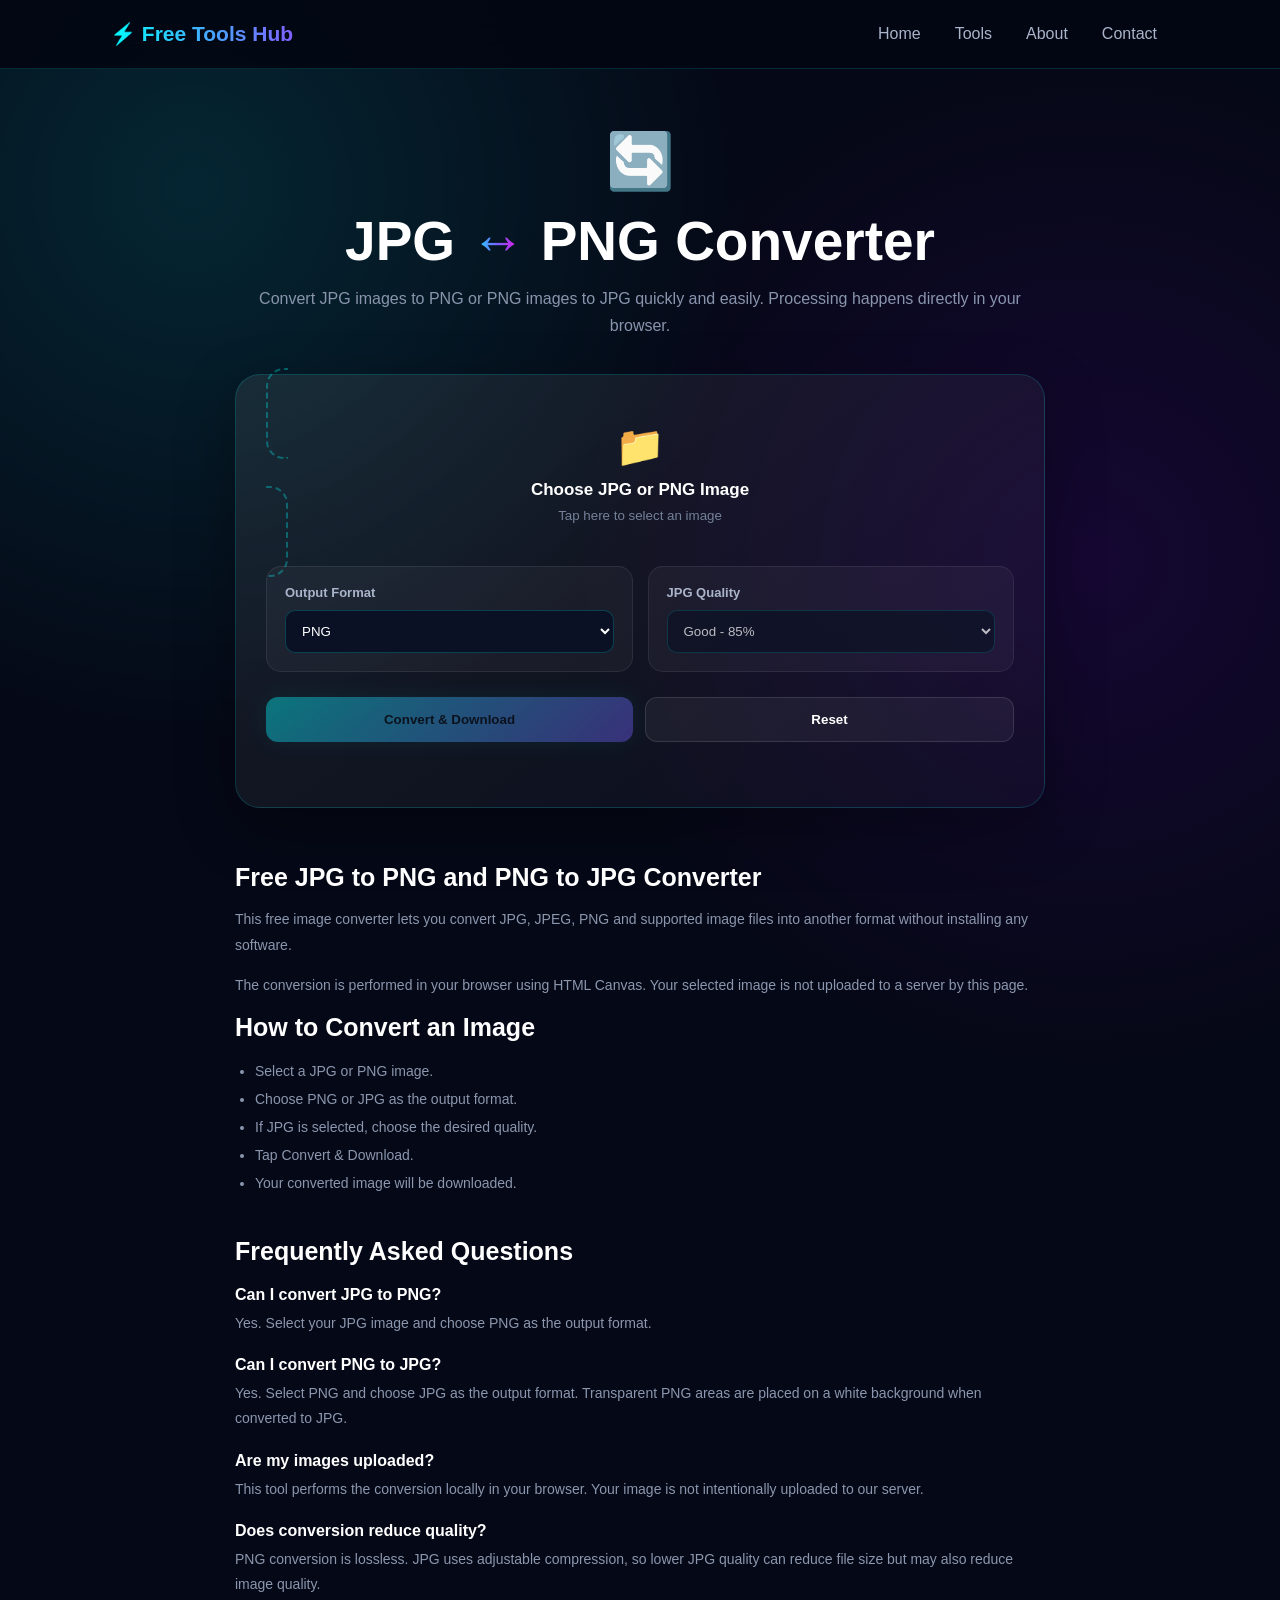
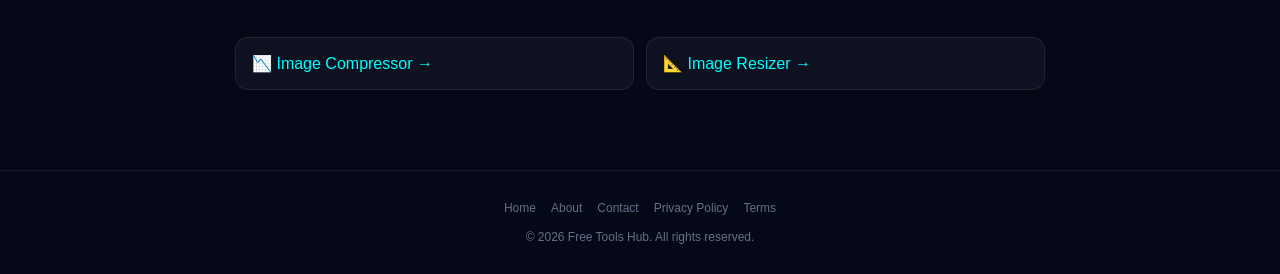
<file: jpg-png.html>
<!DOCTYPE html>
<html lang="en">
<head>
<meta charset="UTF-8">
<meta name="viewport" content="width=device-width, initial-scale=1.0">

<title>JPG to PNG Converter - Free Online Image Converter</title>

<meta name="description" content="Convert JPG to PNG or PNG to JPG online for free. Fast browser-based image converter with preview and download.">
<meta name="keywords" content="jpg to png, png to jpg, jpg png converter, image converter, free image converter">
<meta name="robots" content="index, follow">

<link rel="canonical" href="https://subbhu7077.github.io/free-tools-hub/jpg-png.html">

<style>

*{
    box-sizing:border-box;
    margin:0;
    padding:0;
}

body{
    font-family:Arial,Helvetica,sans-serif;
    background:
    radial-gradient(circle at 15% 10%,rgba(0,255,255,.12),transparent 28%),
    radial-gradient(circle at 85% 30%,rgba(140,0,255,.12),transparent 30%),
    #050816;
    color:#fff;
    min-height:100vh;
}

a{
    color:inherit;
    text-decoration:none;
}

header{
    position:sticky;
    top:0;
    z-index:10;
    background:rgba(3,6,18,.9);
    backdrop-filter:blur(15px);
    border-bottom:1px solid rgba(0,255,255,.15);
}

.header{
    max-width:1100px;
    margin:auto;
    padding:16px 20px;
    display:flex;
    align-items:center;
    justify-content:space-between;
}

.logo{
    font-size:21px;
    font-weight:900;
    background:linear-gradient(90deg,#00ffff,#8060ff,#ff00d4,#00ffff);
    background-size:300%;
    -webkit-background-clip:text;
    color:transparent;
    animation:gradient 5s linear infinite;
}

@keyframes gradient{
    to{background-position:300%}
}

nav{
    display:flex;
    gap:8px;
}

nav a{
    color:#aab4ca;
    padding:9px 13px;
    border-radius:9px;
}

nav a:hover{
    color:#00ffff;
    background:rgba(0,255,255,.07);
}

.menu{
    display:none;
    border:1px solid rgba(0,255,255,.25);
    background:rgba(0,255,255,.06);
    color:white;
    padding:8px 12px;
    border-radius:9px;
}

.container{
    max-width:850px;
    margin:auto;
    padding:60px 20px 80px;
}

.hero{
    text-align:center;
    margin-bottom:35px;
}

.hero .icon{
    font-size:55px;
    margin-bottom:15px;
    animation:float 3s ease-in-out infinite;
}

@keyframes float{
    50%{
        transform:translateY(-10px) rotate(5deg);
    }
}

.hero h1{
    font-size:clamp(32px,7vw,55px);
    margin-bottom:12px;
}

.gradient{
    background:linear-gradient(90deg,#00ffff,#7960ff,#ff00d4);
    -webkit-background-clip:text;
    color:transparent;
}

.hero p{
    color:#8995ad;
    line-height:1.7;
}

.tool-box{
    padding:30px;
    border-radius:25px;
    background:linear-gradient(145deg,rgba(255,255,255,.08),rgba(255,255,255,.025));
    border:1px solid rgba(0,255,255,.16);
    box-shadow:0 20px 60px rgba(0,0,0,.3);
}

.upload{
    border:2px dashed rgba(0,255,255,.3);
    border-radius:18px;
    padding:35px 20px;
    text-align:center;
    cursor:pointer;
    transition:.3s;
}

.upload:hover{
    border-color:#00ffff;
    background:rgba(0,255,255,.04);
}

.upload-icon{
    font-size:40px;
    margin-bottom:10px;
}

.upload strong{
    display:block;
    font-size:17px;
}

.upload small{
    display:block;
    margin-top:8px;
    color:#748199;
}

#fileInput{
    display:none;
}

.file-name{
    margin-top:15px;
    text-align:center;
    color:#00ffff;
    font-size:13px;
    word-break:break-word;
}

.controls{
    margin-top:25px;
    display:grid;
    grid-template-columns:1fr 1fr;
    gap:15px;
}

.control{
    padding:18px;
    border-radius:15px;
    background:rgba(255,255,255,.04);
    border:1px solid rgba(255,255,255,.08);
}

.control label{
    display:block;
    margin-bottom:10px;
    color:#aab4ca;
    font-size:13px;
    font-weight:bold;
}

select{
    width:100%;
    padding:12px;
    border-radius:10px;
    border:1px solid rgba(0,255,255,.2);
    background:#0b1124;
    color:#fff;
    outline:none;
}

.preview{
    display:none;
    margin-top:25px;
    text-align:center;
}

.preview img{
    max-width:100%;
    max-height:350px;
    border-radius:15px;
    border:1px solid rgba(0,255,255,.15);
    background:white;
}

.info{
    display:flex;
    justify-content:center;
    gap:20px;
    flex-wrap:wrap;
    margin-top:15px;
    color:#7f8ba4;
    font-size:13px;
}

.buttons{
    display:flex;
    gap:12px;
    margin-top:25px;
}

button.action{
    flex:1;
    padding:14px;
    border:0;
    border-radius:12px;
    cursor:pointer;
    font-weight:900;
    background:linear-gradient(135deg,#00ffff,#7660ff);
    color:#031018;
    box-shadow:0 0 25px rgba(0,255,255,.18);
}

button.reset{
    flex:1;
    padding:14px;
    border-radius:12px;
    cursor:pointer;
    font-weight:bold;
    color:#fff;
    background:rgba(255,255,255,.05);
    border:1px solid rgba(255,255,255,.12);
}

button:disabled{
    opacity:.4;
    cursor:not-allowed;
}

.status{
    text-align:center;
    min-height:20px;
    margin-top:15px;
    color:#00ffff;
    font-size:13px;
}

.content{
    margin-top:55px;
}

.content h2{
    font-size:25px;
    margin-bottom:15px;
}

.content p{
    color:#8b97ae;
    line-height:1.8;
    font-size:14px;
    margin-bottom:15px;
}

.content ul{
    padding-left:20px;
    color:#8b97ae;
    line-height:2;
    font-size:14px;
}

.faq{
    margin-top:40px;
}

.faq h3{
    margin:20px 0 7px;
    font-size:16px;
}

.faq p{
    margin:0;
}

.related{
    margin-top:40px;
    display:grid;
    grid-template-columns:repeat(2,1fr);
    gap:12px;
}

.related a{
    padding:16px;
    border-radius:13px;
    background:rgba(255,255,255,.04);
    border:1px solid rgba(255,255,255,.08);
    color:#00ffff;
}

footer{
    text-align:center;
    padding:30px 20px;
    border-top:1px solid rgba(255,255,255,.08);
    color:#647089;
    font-size:12px;
}

.footer-links{
    margin-bottom:15px;
    display:flex;
    justify-content:center;
    gap:15px;
    flex-wrap:wrap;
}

.footer-links a:hover{
    color:#00ffff;
}

@media(max-width:650px){

    .header{
        padding:14px 15px;
    }

    .menu{
        display:block;
        cursor:pointer;
    }

    nav{
        display:none;
        position:absolute;
        top:64px;
        left:12px;
        right:12px;
        padding:10px;
        flex-direction:column;
        background:#080d1e;
        border:1px solid rgba(0,255,255,.15);
        border-radius:15px;
    }

    nav.show{
        display:flex;
    }

    .container{
        padding:45px 15px 60px;
    }

    .tool-box{
        padding:20px;
    }

    .controls{
        grid-template-columns:1fr;
    }

    .buttons{
        flex-direction:column;
    }

    .related{
        grid-template-columns:1fr;
    }
}

</style>
</head>

<body>

<header>

<div class="header">

<a href="index.html" class="logo">
⚡ Free Tools Hub
</a>

<button class="menu" id="menuBtn">
☰
</button>

<nav id="nav">

<a href="index.html">Home</a>
<a href="index.html#tools">Tools</a>
<a href="about.html">About</a>
<a href="contact.html">Contact</a>

</nav>

</div>

</header>


<main class="container">

<section class="hero">

<div class="icon">🔄</div>

<h1>
JPG <span class="gradient">↔</span> PNG Converter
</h1>

<p>
Convert JPG images to PNG or PNG images to JPG
quickly and easily. Processing happens directly
in your browser.
</p>

</section>


<div class="tool-box">

<label class="upload" for="fileInput">

<div class="upload-icon">
📁
</div>

<strong>
Choose JPG or PNG Image
</strong>

<small>
Tap here to select an image
</small>

</label>

<input
type="file"
id="fileInput"
accept="image/jpeg,image/png,image/webp"
>


<div class="file-name" id="fileName"></div>


<div class="controls">

<div class="control">

<label>
Output Format
</label>

<select id="format">

<option value="png">
PNG
</option>

<option value="jpeg">
JPG
</option>

</select>

</div>


<div class="control">

<label>
JPG Quality
</label>

<select id="quality">

<option value="0.95">High - 95%</option>
<option value="0.85" selected>Good - 85%</option>
<option value="0.75">Medium - 75%</option>
<option value="0.60">Small - 60%</option>

</select>

</div>

</div>


<div class="preview" id="preview">

<img id="previewImage" alt="Image preview">

<div class="info">

<span id="dimensions"></span>

<span id="fileSize"></span>

</div>

</div>


<div class="buttons">

<button
class="action"
id="convertBtn"
disabled
>
Convert & Download
</button>

<button
class="reset"
id="resetBtn"
>
Reset
</button>

</div>


<div class="status" id="status"></div>

</div>


<section class="content">

<h2>
Free JPG to PNG and PNG to JPG Converter
</h2>

<p>
This free image converter lets you convert JPG,
JPEG, PNG and supported image files into another
format without installing any software.
</p>

<p>
The conversion is performed in your browser using
HTML Canvas. Your selected image is not uploaded
to a server by this page.
</p>

<h2>
How to Convert an Image
</h2>

<ul>

<li>Select a JPG or PNG image.</li>

<li>Choose PNG or JPG as the output format.</li>

<li>If JPG is selected, choose the desired quality.</li>

<li>Tap Convert & Download.</li>

<li>Your converted image will be downloaded.</li>

</ul>


<div class="faq">

<h2>
Frequently Asked Questions
</h2>

<h3>
Can I convert JPG to PNG?
</h3>

<p>
Yes. Select your JPG image and choose PNG as
the output format.
</p>

<h3>
Can I convert PNG to JPG?
</h3>

<p>
Yes. Select PNG and choose JPG as the output format.
Transparent PNG areas are placed on a white background
when converted to JPG.
</p>

<h3>
Are my images uploaded?
</h3>

<p>
This tool performs the conversion locally in your
browser. Your image is not intentionally uploaded
to our server.
</p>

<h3>
Does conversion reduce quality?
</h3>

<p>
PNG conversion is lossless. JPG uses adjustable
compression, so lower JPG quality can reduce file size
but may also reduce image quality.
</p>

</div>


<div class="related">

<a href="image-compressor.html">
📉 Image Compressor →
</a>

<a href="image-resizer.html">
📐 Image Resizer →
</a>

</div>

</section>

</main>


<footer>

<div class="footer-links">

<a href="index.html">Home</a>
<a href="about.html">About</a>
<a href="contact.html">Contact</a>
<a href="privacy-policy.html">Privacy Policy</a>
<a href="terms.html">Terms</a>

</div>

© 2026 Free Tools Hub. All rights reserved.

</footer>


<script>

var fileInput =
document.getElementById("fileInput");

var fileName =
document.getElementById("fileName");

var format =
document.getElementById("format");

var quality =
document.getElementById("quality");

var preview =
document.getElementById("preview");

var previewImage =
document.getElementById("previewImage");

var dimensions =
document.getElementById("dimensions");

var fileSize =
document.getElementById("fileSize");

var convertBtn =
document.getElementById("convertBtn");

var resetBtn =
document.getElementById("resetBtn");

var status =
document.getElementById("status");

var selectedFile = null;


/* FILE SELECT */

fileInput.onchange = function(){

    var file = fileInput.files[0];

    if(!file){
        return;
    }

    if(!file.type.startsWith("image/")){

        status.textContent =
        "Please select a valid image.";

        return;
    }

    selectedFile = file;

    fileName.textContent =
    "Selected: " + file.name;

    var reader =
    new FileReader();

    reader.onload = function(event){

        previewImage.src =
        event.target.result;

        preview.style.display =
        "block";

        var img =
        new Image();

        img.onload = function(){

            dimensions.textContent =
            img.width +
            " × " +
            img.height +
            " px";

        };

        img.src =
        event.target.result;

    };

    reader.readAsDataURL(file);

    fileSize.textContent =
    formatBytes(file.size);

    convertBtn.disabled = false;

    status.textContent =
    "Image ready for conversion.";

};


/* FORMAT CHANGE */

format.onchange = function(){

    if(format.value === "png"){

        quality.disabled = true;

    }else{

        quality.disabled = false;

    }

};

format.onchange();


/* CONVERT */

convertBtn.onclick = function(){

    if(!selectedFile){
        return;
    }

    status.textContent =
    "Converting...";

    var reader =
    new FileReader();

    reader.onload = function(event){

        var img =
        new Image();

        img.onload = function(){

            var canvas =
            document.createElement("canvas");

            canvas.width =
            img.width;

            canvas.height =
            img.height;

            var ctx =
            canvas.getContext("2d");


            /*
            JPG does not support transparency.
            White background avoids black transparent areas.
            */

            if(format.value === "jpeg"){

                ctx.fillStyle =
                "#ffffff";

                ctx.fillRect(
                    0,
                    0,
                    canvas.width,
                    canvas.height
                );

            }


            ctx.drawImage(
                img,
                0,
                0
            );


            var mime =
            format.value === "png"
            ? "image/png"
            : "image/jpeg";


            var q =
            format.value === "png"
            ? undefined
            : parseFloat(quality.value);


            canvas.toBlob(
                function(blob){

                    if(!blob){

                        status.textContent =
                        "Conversion failed. Please try again.";

                        return;
                    }


                    var extension =
                    format.value === "png"
                    ? "png"
                    : "jpg";


                    var originalName =
                    selectedFile.name
                    .replace(/\.[^/.]+$/, "");


                    var downloadName =
                    originalName +
                    "-converted." +
                    extension;


                    var url =
                    URL.createObjectURL(blob);


                    var link =
                    document.createElement("a");

                    link.href = url;

                    link.download =
                    downloadName;

                    document.body.appendChild(link);

                    link.click();

                    link.remove();


                    setTimeout(
                        function(){
                            URL.revokeObjectURL(url);
                        },
                        1000
                    );


                    status.textContent =
                    "✓ Converted successfully — download started.";

                },
                mime,
                q
            );

        };


        img.onerror = function(){

            status.textContent =
            "Could not read this image.";

        };


        img.src =
        event.target.result;

    };


    reader.onerror = function(){

        status.textContent =
        "Could not read the selected file.";

    };


    reader.readAsDataURL(selectedFile);

};


/* RESET */

resetBtn.onclick = function(){

    selectedFile = null;

    fileInput.value = "";

    fileName.textContent = "";

    preview.style.display = "none";

    previewImage.removeAttribute("src");

    dimensions.textContent = "";

    fileSize.textContent = "";

    status.textContent = "";

    convertBtn.disabled = true;

    format.value = "png";

    quality.value = "0.85";

    format.onchange();

};


/* SIZE FORMAT */

function formatBytes(bytes){

    if(bytes === 0){
        return "0 Bytes";
    }

    var units =
    [
        "Bytes",
        "KB",
        "MB",
        "GB"
    ];

    var i =
    Math.floor(
        Math.log(bytes) /
        Math.log(1024)
    );

    return (
        parseFloat(
            (
                bytes /
                Math.pow(1024,i)
            ).toFixed(2)
        )
        +
        " " +
        units[i]
    );

}


/* MOBILE MENU */

var menuBtn =
document.getElementById("menuBtn");

var nav =
document.getElementById("nav");

menuBtn.onclick = function(){

    nav.classList.toggle("show");

    menuBtn.textContent =
    nav.classList.contains("show")
    ? "✕"
    : "☰";

};

</script>

</body>
</html>
</file>
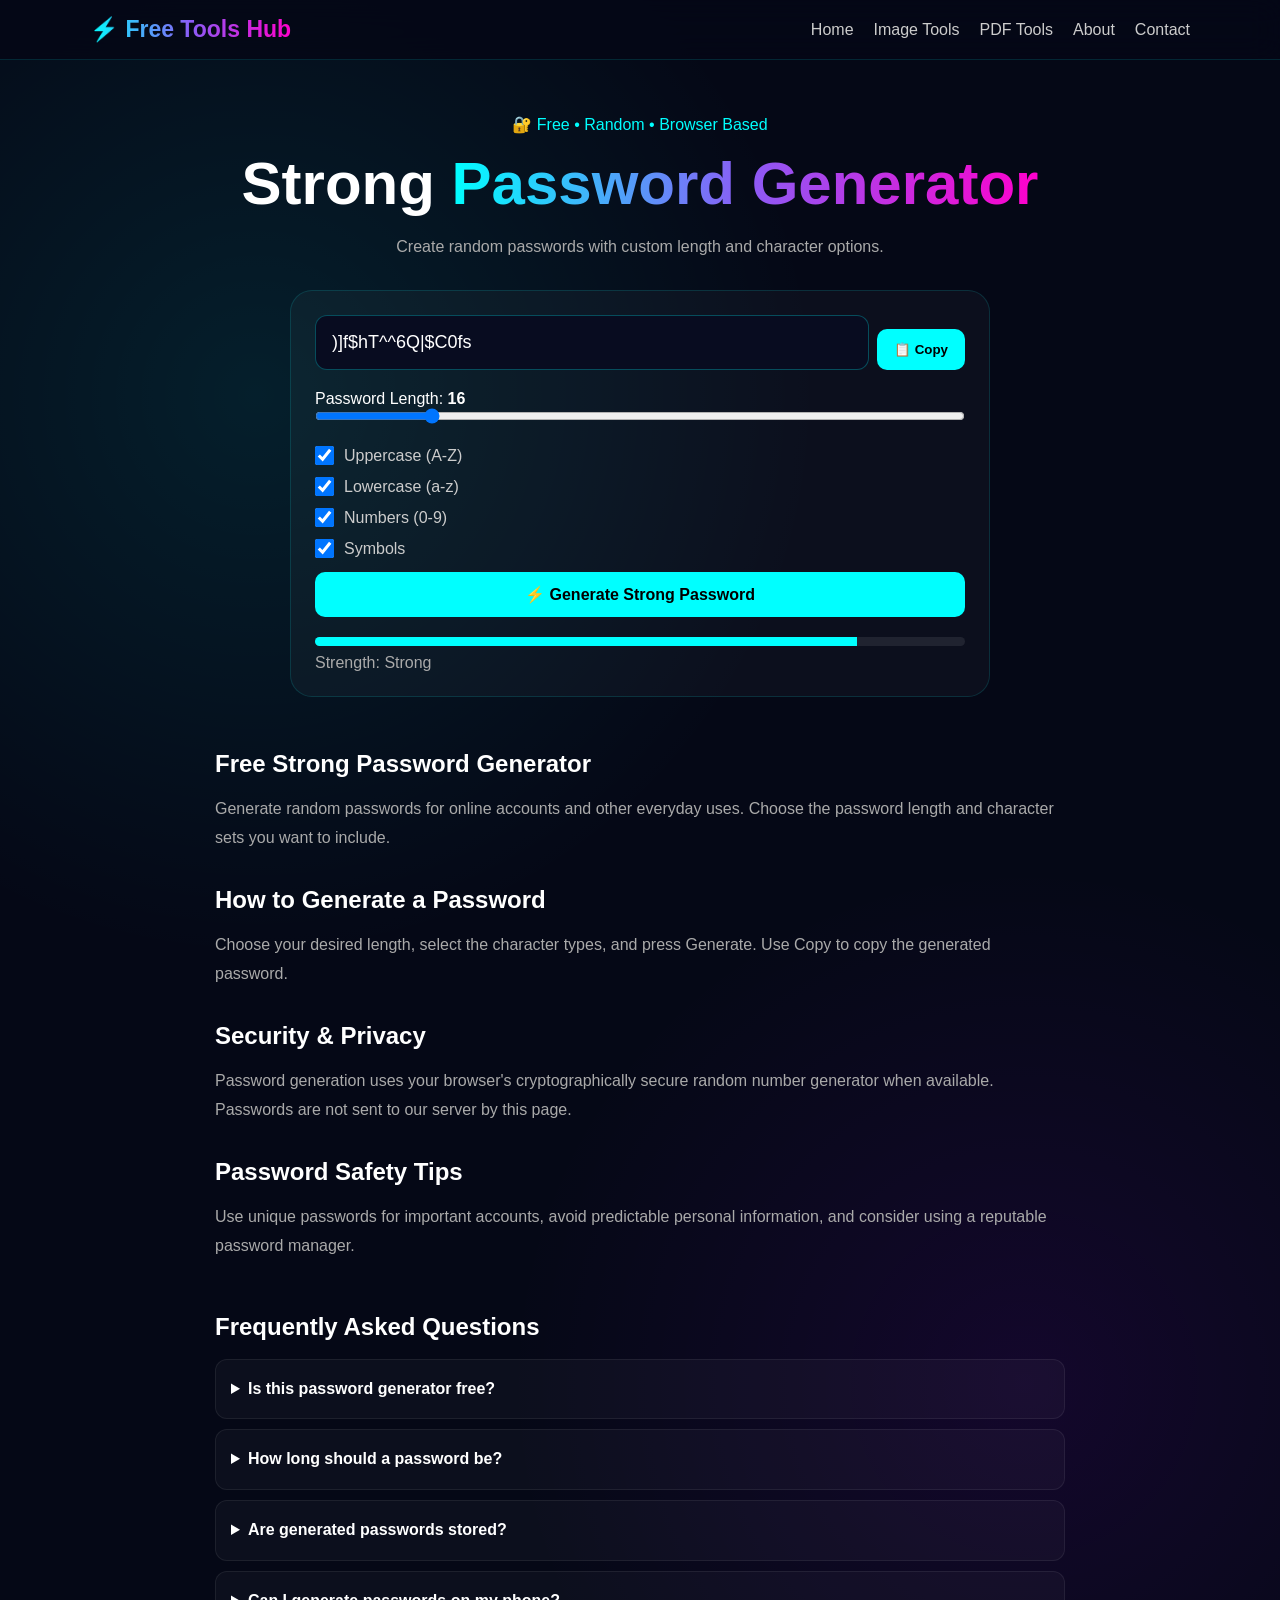
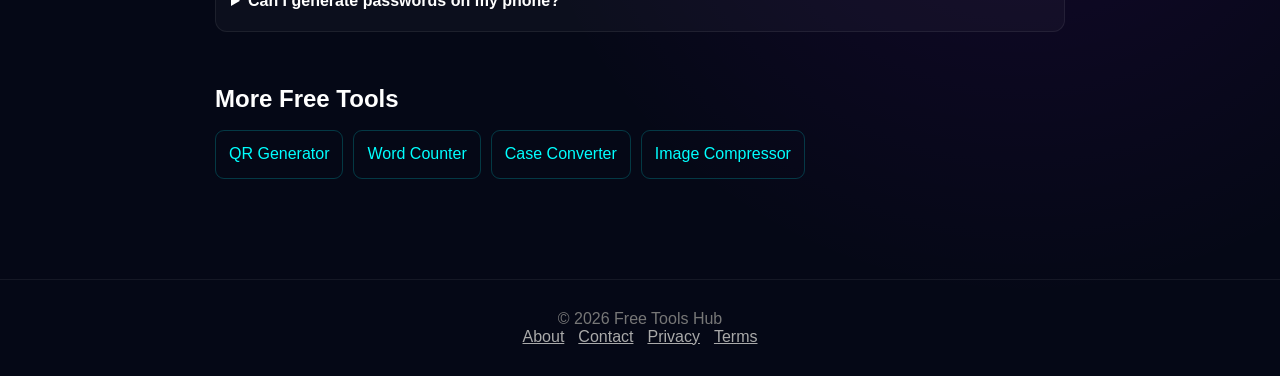
<file: password-generator.html>
<!DOCTYPE html>
<html lang="en">
<head>
<meta charset="UTF-8">
<meta name="viewport" content="width=device-width,initial-scale=1.0">
<title>Free Strong Password Generator Online | Secure Random Password</title>
<meta name="description" content="Generate strong random passwords online for free. Choose password length and character types. Fast, secure and mobile friendly.">
<meta name="robots" content="index,follow">
<link rel="canonical" href="https://subbhu7077.github.io/free-tools-hub/password-generator.html">

<style>
*{box-sizing:border-box;margin:0;padding:0}
body{font-family:Arial;color:#fff;background:#050816;min-height:100vh;background-image:radial-gradient(circle at 20% 20%,#00ffff18,transparent 30%),radial-gradient(circle at 80% 70%,#a000ff18,transparent 30%)}
header{padding:16px 6%;position:sticky;top:0;background:#050816dd;backdrop-filter:blur(15px);border-bottom:1px solid #00ffff22;z-index:5}
.nav{max-width:1100px;margin:auto;display:flex;justify-content:space-between;align-items:center}
.logo{font-size:23px;font-weight:bold;background:linear-gradient(90deg,#00ffff,#8b5cf6,#ff00cc);-webkit-background-clip:text;color:transparent}
nav{display:flex;gap:20px}nav a{color:#ccc;text-decoration:none}.menu{display:none;font-size:28px}
.container{max-width:1000px;margin:auto;padding:55px 20px}.hero{text-align:center}.badge{color:#00ffff;margin-bottom:15px}h1{font-size:clamp(35px,7vw,60px)}.g{background:linear-gradient(90deg,#00ffff,#8b5cf6,#ff00cc);-webkit-background-clip:text;color:transparent}
.hero p{color:#aaa;max-width:650px;margin:15px auto 30px;line-height:1.7}
.card{max-width:700px;margin:auto;background:#ffffff08;border:1px solid #00ffff22;border-radius:22px;padding:24px}
.password{display:flex;gap:8px}
.password input{flex:1;min-width:0;background:#080c20;color:#fff;border:1px solid #00ffff44;border-radius:12px;padding:16px;font-size:18px}
button{border:0;border-radius:10px;padding:13px 17px;font-weight:bold;cursor:pointer;background:#00ffff;margin-top:14px}
.options{margin-top:18px;display:grid;gap:12px;color:#ccc}
.option{display:flex;align-items:center;gap:10px}
input[type=checkbox]{width:19px;height:19px}
input[type=range]{width:100%}
.strength{height:9px;background:#ffffff15;border-radius:20px;margin-top:20px;overflow:hidden}
.bar{height:100%;width:0;background:#00ffff;transition:.3s}
#strengthText{display:block;margin-top:8px;color:#aaa}
.content,.faq{max-width:850px;margin:45px auto;color:#aaa;line-height:1.8}.content h2,.faq h2{color:#fff;margin:25px 0 10px}
details{padding:15px;background:#ffffff08;border:1px solid #ffffff12;border-radius:12px;margin:10px 0}summary{color:white;cursor:pointer;font-weight:bold}
.related{display:flex;flex-wrap:wrap;gap:10px}.related a{color:#00ffff;text-decoration:none;border:1px solid #00ffff33;padding:9px 13px;border-radius:9px}
footer{text-align:center;padding:30px;color:#777;border-top:1px solid #ffffff10}footer a{color:#aaa;margin:0 7px}
@media(max-width:700px){nav{display:none;position:absolute;top:62px;left:0;right:0;background:#070a18;padding:20px;flex-direction:column}nav.show{display:flex}.menu{display:block}.password{flex-direction:column}.password button{margin-top:0}}
</style>
</head>

<body>

<header><div class="nav">
<div class="logo">⚡ Free Tools Hub</div>
<div class="menu" onclick="document.getElementById('nav').classList.toggle('show')">☰</div>
<nav id="nav">
<a href="index.html">Home</a>
<a href="image-compressor.html">Image Tools</a>
<a href="image-to-pdf.html">PDF Tools</a>
<a href="about.html">About</a>
<a href="contact.html">Contact</a>
</nav>
</div></header>

<main class="container">

<section class="hero">
<div class="badge">🔐 Free • Random • Browser Based</div>
<h1>Strong <span class="g">Password Generator</span></h1>
<p>Create random passwords with custom length and character options.</p>
</section>

<section class="card">

<div class="password">
<input id="password" readonly placeholder="Your password will appear here">
<button onclick="copyPassword()">📋 Copy</button>
</div>

<label style="display:block;margin-top:20px">
Password Length: <b id="lengthValue">16</b>
</label>

<input id="length" type="range" min="6" max="64" value="16" oninput="lengthValue.textContent=this.value">

<div class="options">
<label class="option"><input id="upper" type="checkbox" checked> Uppercase (A-Z)</label>
<label class="option"><input id="lower" type="checkbox" checked> Lowercase (a-z)</label>
<label class="option"><input id="numbers" type="checkbox" checked> Numbers (0-9)</label>
<label class="option"><input id="symbols" type="checkbox" checked> Symbols</label>
</div>

<button onclick="generate()" style="width:100%;font-size:16px">⚡ Generate Strong Password</button>

<div class="strength"><div class="bar" id="bar"></div></div>
<span id="strengthText">Strength: —</span>

</section>

<section class="content">
<h2>Free Strong Password Generator</h2>
<p>
Generate random passwords for online accounts and other everyday uses.
Choose the password length and character sets you want to include.
</p>

<h2>How to Generate a Password</h2>
<p>
Choose your desired length, select the character types, and press Generate.
Use Copy to copy the generated password.
</p>

<h2>Security & Privacy</h2>
<p>
Password generation uses your browser's cryptographically secure
random number generator when available. Passwords are not sent to our
server by this page.
</p>

<h2>Password Safety Tips</h2>
<p>
Use unique passwords for important accounts, avoid predictable personal
information, and consider using a reputable password manager.
</p>
</section>

<section class="faq">
<h2>Frequently Asked Questions</h2>
<details><summary>Is this password generator free?</summary><p>Yes, it is free to use.</p></details>
<details><summary>How long should a password be?</summary><p>For important accounts, longer passwords are generally preferable. This tool supports up to 64 characters.</p></details>
<details><summary>Are generated passwords stored?</summary><p>This page does not send generated passwords to a server.</p></details>
<details><summary>Can I generate passwords on my phone?</summary><p>Yes. The generator is mobile responsive.</p></details>
</section>

<section class="content">
<h2>More Free Tools</h2>
<div class="related">
<a href="qr-generator.html">QR Generator</a>
<a href="word-counter.html">Word Counter</a>
<a href="case-converter.html">Case Converter</a>
<a href="image-compressor.html">Image Compressor</a>
</div>
</section>

</main>

<footer>
<p>© 2026 Free Tools Hub</p>
<p><a href="about.html">About</a><a href="contact.html">Contact</a><a href="privacy-policy.html">Privacy</a><a href="terms.html">Terms</a></p>
</footer>

<script>
const chars={
upper:"ABCDEFGHIJKLMNOPQRSTUVWXYZ",
lower:"abcdefghijklmnopqrstuvwxyz",
numbers:"0123456789",
symbols:"!@#$%^&*()_+-=[]{}|;:,.<>?"
};

function secureRandom(max){
if(window.crypto&&crypto.getRandomValues){
const a=new Uint32Array(1);
crypto.getRandomValues(a);
return a[0]%max;
}
return Math.floor(Math.random()*max);
}

function generate(){
const length=+document.getElementById("length").value;
let pool="";
let selected=[];

if(document.getElementById("upper").checked){pool+=chars.upper;selected.push(chars.upper)}
if(document.getElementById("lower").checked){pool+=chars.lower;selected.push(chars.lower)}
if(document.getElementById("numbers").checked){pool+=chars.numbers;selected.push(chars.numbers)}
if(document.getElementById("symbols").checked){pool+=chars.symbols;selected.push(chars.symbols)}

if(!pool){
alert("Select at least one character type.");
return;
}

let result="";

selected.forEach(set=>{
if(result.length<length)result+=set[secureRandom(set.length)];
});

while(result.length<length){
result+=pool[secureRandom(pool.length)];
}

result=result.split("").sort(()=>secureRandom(3)-1).join("");

document.getElementById("password").value=result;
updateStrength(result);
}

function updateStrength(p){
let score=0;
if(p.length>=12)score++;
if(p.length>=20)score++;
if(/[A-Z]/.test(p))score++;
if(/[a-z]/.test(p))score++;
if(/[0-9]/.test(p))score++;
if(/[^A-Za-z0-9]/.test(p))score++;

const bar=document.getElementById("bar");
const text=document.getElementById("strengthText");

bar.style.width=Math.min(100,score/6*100)+"%";

if(score<=2)text.textContent="Strength: Weak";
else if(score<=4)text.textContent="Strength: Medium";
else text.textContent="Strength: Strong";
}

async function copyPassword(){
const p=document.getElementById("password").value;
if(!p){alert("Generate a password first.");return}
try{
await navigator.clipboard.writeText(p);
alert("Password copied!");
}catch(e){alert("Copy failed.")}
}

generate();
</script>

</body>
</html>
</file>
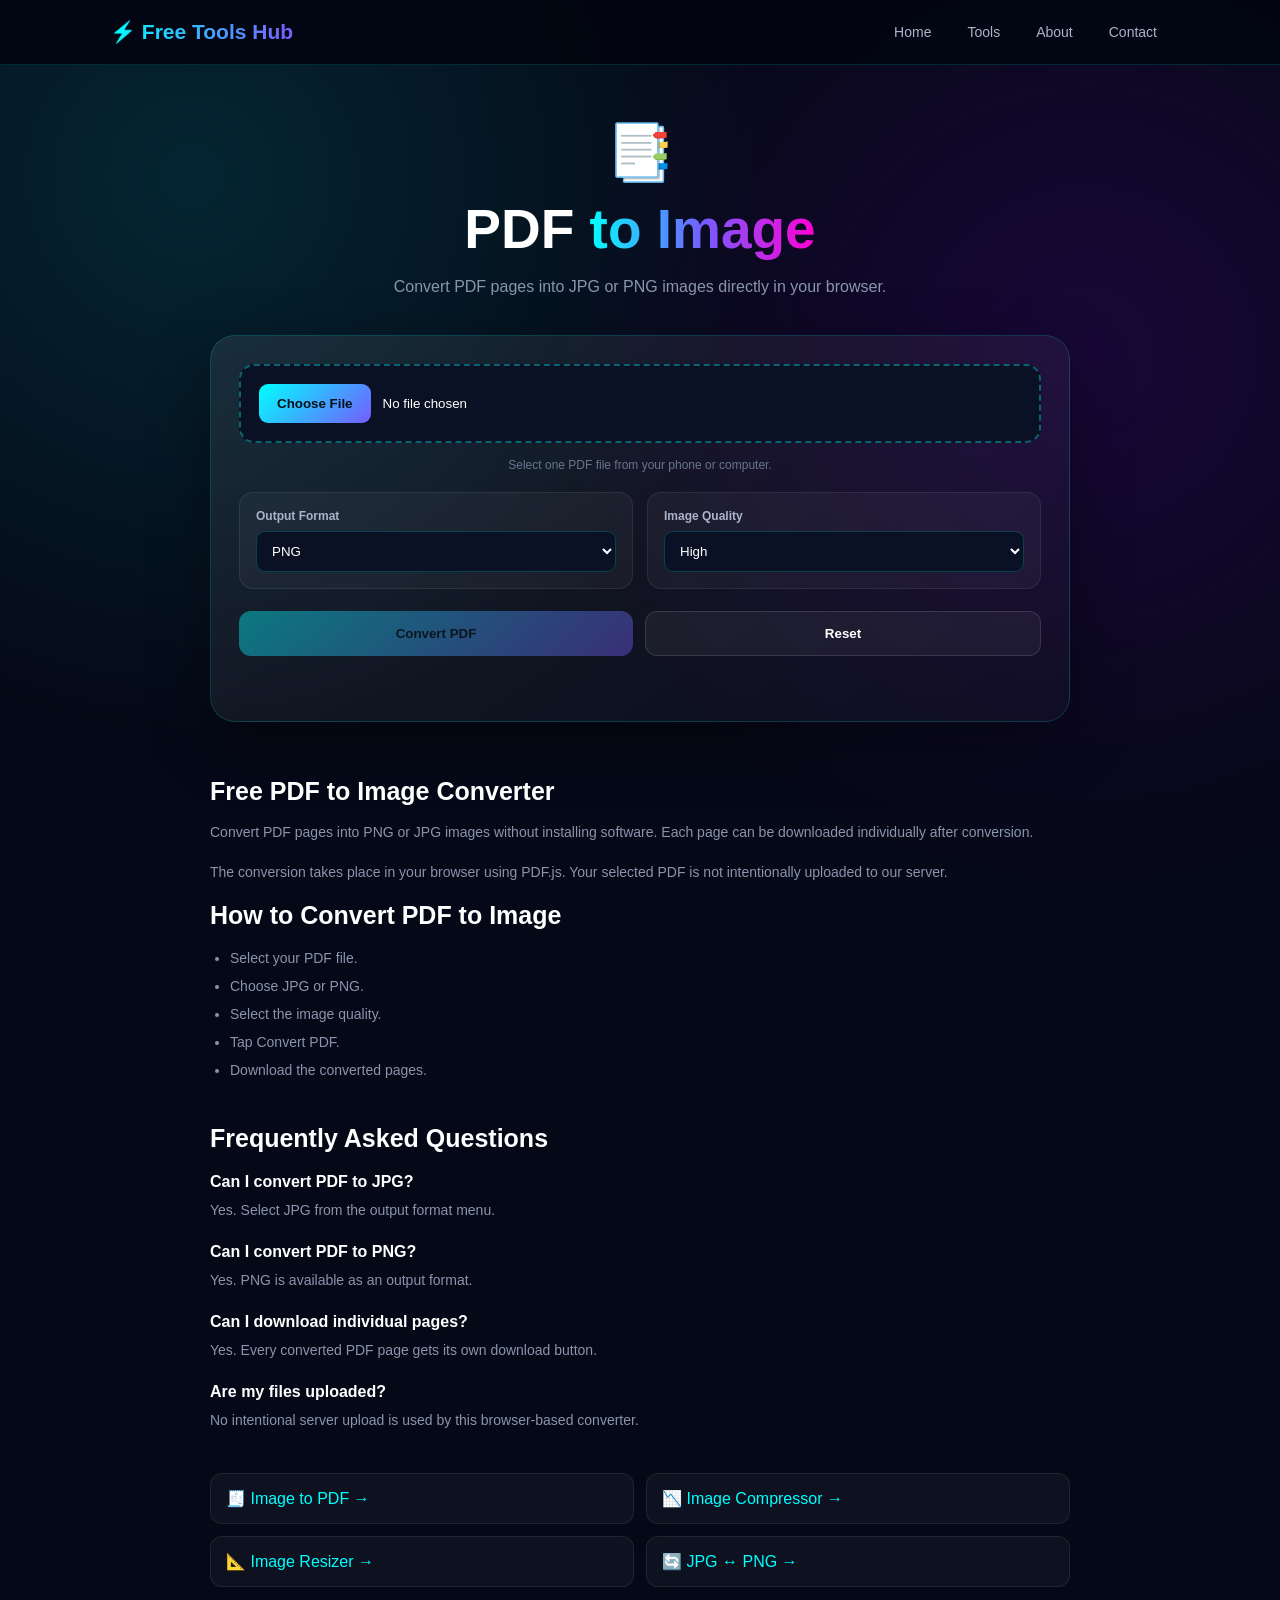
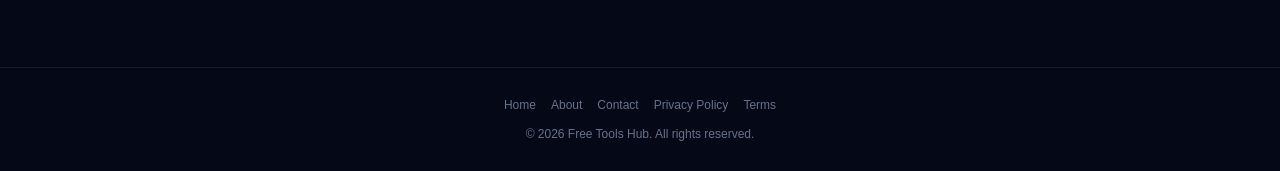
<file: pdf-to-image.html>
<!DOCTYPE html>
<html lang="en">
<head>
<meta charset="UTF-8">
<meta name="viewport" content="width=device-width, initial-scale=1.0">

<title>PDF to Image - Free Tools Hub</title>

<meta name="description" content="Convert PDF pages to JPG or PNG images online for free.">

<link rel="canonical" href="https://subbhu7077.github.io/free-tools-hub/pdf-to-image.html">

<style>

*{
    box-sizing:border-box;
    margin:0;
    padding:0;
}

body{
    font-family:Arial,sans-serif;
    background:
    radial-gradient(circle at 15% 10%,rgba(0,255,255,.12),transparent 30%),
    radial-gradient(circle at 85% 20%,rgba(140,0,255,.14),transparent 30%),
    #050816;
    color:white;
    min-height:100vh;
}

a{
    text-decoration:none;
    color:inherit;
}

header{
    position:sticky;
    top:0;
    z-index:100;
    background:rgba(3,6,18,.94);
    border-bottom:1px solid rgba(0,255,255,.15);
    backdrop-filter:blur(15px);
}

.header{
    max-width:1100px;
    margin:auto;
    padding:15px 20px;
    display:flex;
    align-items:center;
    justify-content:space-between;
}

.logo{
    font-size:21px;
    font-weight:900;
    background:linear-gradient(90deg,#00ffff,#795cff,#ff00d4,#00ffff);
    background-size:300%;
    -webkit-background-clip:text;
    background-clip:text;
    color:transparent;
    animation:gradient 5s linear infinite;
}

@keyframes gradient{
    to{
        background-position:300%;
    }
}

nav{
    display:flex;
    gap:10px;
}

nav a{
    color:#aab4ca;
    padding:9px 13px;
    font-size:14px;
    border-radius:9px;
}

nav a:hover{
    color:#00ffff;
    background:rgba(0,255,255,.07);
}

.menu{
    display:none;
    background:rgba(0,255,255,.06);
    border:1px solid rgba(0,255,255,.2);
    color:white;
    border-radius:9px;
    padding:8px 12px;
}

.container{
    max-width:900px;
    margin:auto;
    padding:55px 20px 80px;
}

.hero{
    text-align:center;
    margin-bottom:35px;
}

.hero-icon{
    font-size:55px;
    margin-bottom:12px;
}

.hero h1{
    font-size:clamp(34px,7vw,55px);
    margin-bottom:12px;
}

.gradient-text{
    background:linear-gradient(90deg,#00ffff,#765cff,#ff00d4);
    -webkit-background-clip:text;
    background-clip:text;
    color:transparent;
}

.hero p{
    color:#8995ad;
    line-height:1.7;
}

.tool-box{
    padding:28px;
    border-radius:25px;
    background:linear-gradient(145deg,rgba(255,255,255,.08),rgba(255,255,255,.025));
    border:1px solid rgba(0,255,255,.16);
    box-shadow:0 20px 60px rgba(0,0,0,.35);
}


/* DIRECT FILE INPUT */

.file-area{
    text-align:center;
}

#pdfInput{
    display:block;
    width:100%;
    padding:18px;
    margin-bottom:15px;

    color:#fff;

    background:#0b1124;

    border:2px dashed rgba(0,255,255,.35);

    border-radius:15px;

    cursor:pointer;
}

#pdfInput::file-selector-button{
    padding:12px 18px;
    margin-right:12px;

    border:0;
    border-radius:9px;

    background:linear-gradient(135deg,#00ffff,#765cff);

    color:#031018;

    font-weight:900;

    cursor:pointer;
}

.file-help{
    color:#68758e;
    font-size:12px;
}

.file-info{
    display:none;

    margin-top:18px;
    padding:15px;

    border-radius:13px;

    background:rgba(0,255,255,.04);

    border:1px solid rgba(0,255,255,.13);

    text-align:center;
}

.file-info strong{
    display:block;
    word-break:break-word;
}

.file-info span{
    display:block;
    color:#718099;
    margin-top:6px;
    font-size:12px;
}


/* OPTIONS */

.options{
    display:grid;
    grid-template-columns:1fr 1fr;
    gap:14px;
    margin-top:20px;
}

.option{
    padding:16px;
    border-radius:14px;
    background:rgba(255,255,255,.04);
    border:1px solid rgba(255,255,255,.08);
}

.option label{
    display:block;
    color:#aab4ca;
    font-size:12px;
    font-weight:bold;
    margin-bottom:8px;
}

select{
    width:100%;
    padding:11px;

    background:#0b1124;
    color:#fff;

    border:1px solid rgba(0,255,255,.2);

    border-radius:9px;

    outline:none;
}


/* BUTTONS */

.buttons{
    display:flex;
    gap:12px;
    margin-top:22px;
}

button.action{
    flex:1;
    padding:14px;

    border:0;
    border-radius:12px;

    background:linear-gradient(135deg,#00ffff,#765cff);

    color:#031018;

    font-weight:900;

    cursor:pointer;
}

button.reset{
    flex:1;
    padding:14px;

    border-radius:12px;

    background:rgba(255,255,255,.05);

    border:1px solid rgba(255,255,255,.12);

    color:white;

    font-weight:bold;

    cursor:pointer;
}

button:disabled{
    opacity:.4;
    cursor:not-allowed;
}


/* STATUS */

.status{
    min-height:22px;
    margin-top:15px;
    text-align:center;
    color:#00ffff;
    font-size:13px;
}


/* PAGES */

.pages-title{
    display:none;
    margin-top:28px;
    margin-bottom:14px;
    color:#aab4ca;
    font-size:15px;
    font-weight:bold;
}

.pages{
    display:grid;
    grid-template-columns:1fr 1fr;
    gap:15px;
}

.page{
    display:none;

    padding:12px;

    border-radius:15px;

    background:rgba(255,255,255,.04);

    border:1px solid rgba(255,255,255,.08);
}

.page img{
    width:100%;
    display:block;
    border-radius:9px;
    background:white;
}

.page-number{
    text-align:center;
    color:#8793aa;
    font-size:12px;
    margin:10px 0;
}

.download{
    width:100%;
    padding:10px;

    border:0;
    border-radius:9px;

    background:linear-gradient(135deg,#00ffff,#765cff);

    color:#031018;

    font-weight:900;

    cursor:pointer;
}


/* CONTENT */

.content{
    margin-top:55px;
}

.content h2{
    font-size:25px;
    margin-bottom:14px;
}

.content p{
    color:#8995ad;
    line-height:1.8;
    font-size:14px;
    margin-bottom:15px;
}

.content ul{
    color:#8995ad;
    padding-left:20px;
    line-height:2;
    font-size:14px;
}

.faq{
    margin-top:40px;
}

.faq h3{
    margin:20px 0 7px;
    font-size:16px;
}

.related{
    margin-top:40px;
    display:grid;
    grid-template-columns:1fr 1fr;
    gap:12px;
}

.related a{
    padding:15px;
    border-radius:12px;
    background:rgba(255,255,255,.04);
    border:1px solid rgba(255,255,255,.08);
    color:#00ffff;
}

footer{
    padding:30px 20px;
    border-top:1px solid rgba(255,255,255,.08);
    text-align:center;
    color:#65718a;
    font-size:12px;
}

.footer-links{
    display:flex;
    justify-content:center;
    flex-wrap:wrap;
    gap:15px;
    margin-bottom:15px;
}

.footer-links a:hover{
    color:#00ffff;
}


@media(max-width:700px){

    .header{
        padding:14px 15px;
    }

    .logo{
        font-size:19px;
    }

    .menu{
        display:block;
        cursor:pointer;
    }

    nav{
        display:none;

        position:absolute;

        top:64px;
        left:12px;
        right:12px;

        padding:10px;

        flex-direction:column;

        background:#080d1e;

        border:1px solid rgba(0,255,255,.15);

        border-radius:15px;
    }

    nav.show{
        display:flex;
    }

    nav a{
        padding:13px;
    }

    .container{
        padding:45px 15px 60px;
    }

    .tool-box{
        padding:20px;
    }

    .options{
        grid-template-columns:1fr;
    }

    .buttons{
        flex-direction:column;
    }

    .pages{
        grid-template-columns:1fr;
    }

    .related{
        grid-template-columns:1fr;
    }

    #pdfInput{
        padding:12px;
    }

}

</style>
</head>


<body>


<header>

<div class="header">

<a href="index.html" class="logo">
⚡ Free Tools Hub
</a>

<button
class="menu"
id="menuBtn"
type="button">
☰
</button>

<nav id="nav">

<a href="index.html">Home</a>

<a href="index.html#tools">Tools</a>

<a href="about.html">About</a>

<a href="contact.html">Contact</a>

</nav>

</div>

</header>


<main class="container">


<section class="hero">

<div class="hero-icon">
📑
</div>

<h1>
PDF <span class="gradient-text">to Image</span>
</h1>

<p>
Convert PDF pages into JPG or PNG images
directly in your browser.
</p>

</section>


<div class="tool-box">


<!-- FILE INPUT -->

<div class="file-area">

<input
type="file"
id="pdfInput"
accept=".pdf,application/pdf"
>

<div class="file-help">
Select one PDF file from your phone or computer.
</div>

</div>


<!-- FILE INFO -->

<div
class="file-info"
id="fileInfo">

<strong id="fileName"></strong>

<span id="fileSize"></span>

</div>


<!-- OPTIONS -->

<div class="options">


<div class="option">

<label>
Output Format
</label>

<select id="format">

<option value="png">
PNG
</option>

<option value="jpg">
JPG
</option>

</select>

</div>


<div class="option">

<label>
Image Quality
</label>

<select id="scale">

<option value="1">
Standard
</option>

<option value="1.5" selected>
High
</option>

<option value="2">
Very High
</option>

<option value="2.5">
Maximum
</option>

</select>

</div>


</div>


<!-- BUTTONS -->

<div class="buttons">

<button
class="action"
id="convertBtn"
disabled>

Convert PDF

</button>

<button
class="reset"
id="resetBtn">

Reset

</button>

</div>


<div
class="status"
id="status">
</div>


<!-- PAGES -->

<div
class="pages-title"
id="pagesTitle">

Converted Pages

</div>


<div
class="pages"
id="pages">
</div>


</div>


<!-- CONTENT -->

<section class="content">

<h2>
Free PDF to Image Converter
</h2>

<p>
Convert PDF pages into PNG or JPG images without
installing software. Each page can be downloaded
individually after conversion.
</p>

<p>
The conversion takes place in your browser using
PDF.js. Your selected PDF is not intentionally
uploaded to our server.
</p>


<h2>
How to Convert PDF to Image
</h2>

<ul>

<li>Select your PDF file.</li>

<li>Choose JPG or PNG.</li>

<li>Select the image quality.</li>

<li>Tap Convert PDF.</li>

<li>Download the converted pages.</li>

</ul>


<div class="faq">

<h2>
Frequently Asked Questions
</h2>

<h3>
Can I convert PDF to JPG?
</h3>

<p>
Yes. Select JPG from the output format menu.
</p>

<h3>
Can I convert PDF to PNG?
</h3>

<p>
Yes. PNG is available as an output format.
</p>

<h3>
Can I download individual pages?
</h3>

<p>
Yes. Every converted PDF page gets its own
download button.
</p>

<h3>
Are my files uploaded?
</h3>

<p>
No intentional server upload is used by this
browser-based converter.
</p>

</div>


<div class="related">

<a href="image-to-pdf.html">
🧾 Image to PDF →
</a>

<a href="image-compressor.html">
📉 Image Compressor →
</a>

<a href="image-resizer.html">
📐 Image Resizer →
</a>

<a href="jpg-png.html">
🔄 JPG ↔ PNG →
</a>

</div>

</section>

</main>


<footer>

<div class="footer-links">

<a href="index.html">Home</a>

<a href="about.html">About</a>

<a href="contact.html">Contact</a>

<a href="privacy-policy.html">
Privacy Policy
</a>

<a href="terms.html">
Terms
</a>

</div>

© 2026 Free Tools Hub. All rights reserved.

</footer>


<script>

/* =========================
   ELEMENTS
========================= */

var pdfInput =
document.getElementById("pdfInput");

var fileInfo =
document.getElementById("fileInfo");

var fileName =
document.getElementById("fileName");

var fileSize =
document.getElementById("fileSize");

var format =
document.getElementById("format");

var scaleSelect =
document.getElementById("scale");

var convertBtn =
document.getElementById("convertBtn");

var resetBtn =
document.getElementById("resetBtn");

var status =
document.getElementById("status");

var pages =
document.getElementById("pages");

var pagesTitle =
document.getElementById("pagesTitle");

var selectedFile = null;


/* =========================
   FILE SELECT
========================= */

pdfInput.addEventListener(
"change",
function(){

    var file =
    pdfInput.files[0];


    if(!file){
        return;
    }


    if(
        !file.name
        .toLowerCase()
        .endsWith(".pdf")
    ){

        status.textContent =
        "❌ Please select a PDF file.";

        pdfInput.value = "";

        return;
    }


    selectedFile =
    file;


    fileName.textContent =
    file.name;


    fileSize.textContent =
    formatBytes(file.size);


    fileInfo.style.display =
    "block";


    convertBtn.disabled =
    false;


    pages.innerHTML =
    "";

    pagesTitle.style.display =
    "none";


    status.textContent =
    "✓ PDF selected. Tap Convert PDF.";

});


/* =========================
   CONVERT
========================= */

convertBtn.addEventListener(
"click",
async function(){

    if(!selectedFile){
        return;
    }


    convertBtn.disabled =
    true;


    pages.innerHTML =
    "";


    pagesTitle.style.display =
    "block";


    status.textContent =
    "Loading PDF converter...";


    try{

        /*
        PDF.js is loaded only now.
        */

        var pdfjs =
        await import(
        "https://cdnjs.cloudflare.com/ajax/libs/pdf.js/4.4.168/pdf.min.mjs"
        );


        pdfjs.GlobalWorkerOptions.workerSrc =
        "https://cdnjs.cloudflare.com/ajax/libs/pdf.js/4.4.168/pdf.worker.min.mjs";


        status.textContent =
        "Reading PDF...";


        var buffer =
        await selectedFile.arrayBuffer();


        var pdf =
        await pdfjs.getDocument({
            data:buffer
        }).promise;


        var total =
        pdf.numPages;


        for(
            var i=1;
            i<=total;
            i++
        ){

            status.textContent =
            "Converting page " +
            i +
            " of " +
            total +
            "...";


            var page =
            await pdf.getPage(i);


            var scale =
            parseFloat(
                scaleSelect.value
            );


            var viewport =
            page.getViewport({
                scale:scale
            });


            var canvas =
            document.createElement(
                "canvas"
            );


            var context =
            canvas.getContext(
                "2d"
            );


            canvas.width =
            Math.ceil(
                viewport.width
            );


            canvas.height =
            Math.ceil(
                viewport.height
            );


            /*
            White background for JPG.
            */

            if(
                format.value === "jpg"
            ){

                context.fillStyle =
                "#ffffff";

                context.fillRect(
                    0,
                    0,
                    canvas.width,
                    canvas.height
                );

            }


            await page.render({

                canvasContext:
                context,

                viewport:
                viewport

            }).promise;


            var mime =
            format.value === "png"
            ? "image/png"
            : "image/jpeg";


            var quality =
            format.value === "jpg"
            ? 0.92
            : undefined;


            var imageData =
            canvas.toDataURL(
                mime,
                quality
            );


            createPage(
                imageData,
                i,
                format.value
            );

        }


        status.textContent =
        "✓ PDF converted successfully!";


    }catch(error){

        console.error(error);


        status.textContent =
        "❌ Conversion failed. Check your PDF or internet connection and try again.";

    }


    convertBtn.disabled =
    false;

});


/* =========================
   CREATE PAGE
========================= */

function createPage(
data,
pageNumber,
extension
){

    var card =
    document.createElement(
        "div"
    );


    card.className =
    "page";


    var img =
    document.createElement(
        "img"
    );


    img.src =
    data;


    img.alt =
    "PDF page " +
    pageNumber;


    var number =
    document.createElement(
        "div"
    );


    number.className =
    "page-number";


    number.textContent =
    "Page " +
    pageNumber;


    var button =
    document.createElement(
        "button"
    );


    button.className =
    "download";


    button.type =
    "button";


    button.textContent =
    "⬇ Download Page " +
    pageNumber;


    button.onclick =
    function(){

        var link =
        document.createElement(
            "a"
        );


        link.href =
        data;


        link.download =
        "pdf-page-" +
        pageNumber +
        "." +
        extension;


        document.body.appendChild(
        link
        );


        link.click();


        link.remove();

    };


    card.appendChild(img);

    card.appendChild(number);

    card.appendChild(button);

    pages.appendChild(card);


    card.style.display =
    "block";

}


/* =========================
   RESET
========================= */

resetBtn.onclick =
function(){

    selectedFile =
    null;

    pdfInput.value =
    "";

    fileInfo.style.display =
    "none";

    fileName.textContent =
    "";

    fileSize.textContent =
    "";

    pages.innerHTML =
    "";

    pagesTitle.style.display =
    "none";

    status.textContent =
    "";

    convertBtn.disabled =
    true;

};


/* =========================
   FILE SIZE
========================= */

function formatBytes(bytes){

    if(bytes === 0){
        return "0 Bytes";
    }


    var units = [
        "Bytes",
        "KB",
        "MB",
        "GB"
    ];


    var i =
    Math.floor(
        Math.log(bytes) /
        Math.log(1024)
    );


    return (
        parseFloat(
            (
                bytes /
                Math.pow(1024,i)
            ).toFixed(2)
        )
        +
        " " +
        units[i]
    );

}


/* =========================
   MOBILE MENU
========================= */

var menuBtn =
document.getElementById(
"menuBtn"
);

var nav =
document.getElementById(
"nav"
);


menuBtn.onclick =
function(){

    nav.classList.toggle(
        "show"
    );


    menuBtn.textContent =
    nav.classList.contains("show")
    ? "✕"
    : "☰";

};


nav.querySelectorAll("a")
.forEach(
function(link){

    link.onclick =
    function(){

        nav.classList.remove(
        "show"
        );

        menuBtn.textContent =
        "☰";

    };

});

</script>

</body>
</html>
</file>
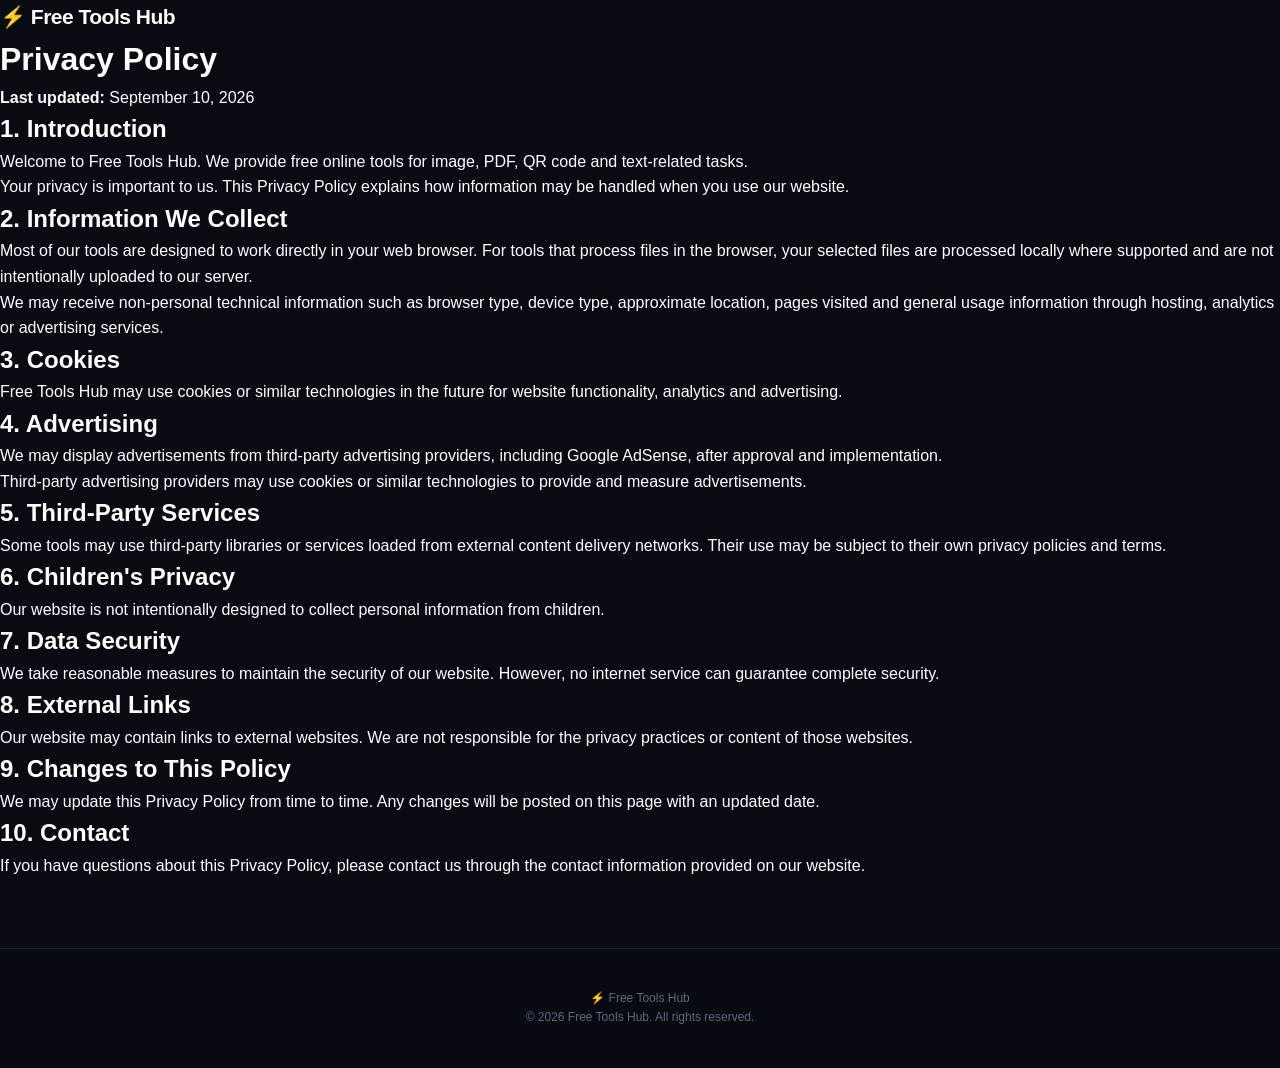
<file: privacy-policy.html>
<!DOCTYPE html>
<html lang="en">
<head>
<meta charset="UTF-8">
<meta name="viewport" content="width=device-width, initial-scale=1.0">

<title>Privacy Policy - Free Tools Hub</title>

<meta name="description" content="Privacy Policy for Free Tools Hub. Learn how we handle website visitors, tools and information.">

<link rel="stylesheet" href="style.css">
</head>

<body>

<header>
  <div class="logo">⚡ Free Tools Hub</div>
</header>

<main class="legal-page">

<h1>Privacy Policy</h1>

<p><strong>Last updated:</strong> September 10, 2026</p>

<h2>1. Introduction</h2>

<p>
Welcome to Free Tools Hub. We provide free online tools for image,
PDF, QR code and text-related tasks.
</p>

<p>
Your privacy is important to us. This Privacy Policy explains how
information may be handled when you use our website.
</p>

<h2>2. Information We Collect</h2>

<p>
Most of our tools are designed to work directly in your web browser.
For tools that process files in the browser, your selected files are
processed locally where supported and are not intentionally uploaded
to our server.
</p>

<p>
We may receive non-personal technical information such as browser type,
device type, approximate location, pages visited and general usage
information through hosting, analytics or advertising services.
</p>

<h2>3. Cookies</h2>

<p>
Free Tools Hub may use cookies or similar technologies in the future
for website functionality, analytics and advertising.
</p>

<h2>4. Advertising</h2>

<p>
We may display advertisements from third-party advertising providers,
including Google AdSense, after approval and implementation.
</p>

<p>
Third-party advertising providers may use cookies or similar
technologies to provide and measure advertisements.
</p>

<h2>5. Third-Party Services</h2>

<p>
Some tools may use third-party libraries or services loaded from
external content delivery networks. Their use may be subject to
their own privacy policies and terms.
</p>

<h2>6. Children's Privacy</h2>

<p>
Our website is not intentionally designed to collect personal
information from children.
</p>

<h2>7. Data Security</h2>

<p>
We take reasonable measures to maintain the security of our website.
However, no internet service can guarantee complete security.
</p>

<h2>8. External Links</h2>

<p>
Our website may contain links to external websites. We are not
responsible for the privacy practices or content of those websites.
</p>

<h2>9. Changes to This Policy</h2>

<p>
We may update this Privacy Policy from time to time. Any changes will
be posted on this page with an updated date.
</p>

<h2>10. Contact</h2>

<p>
If you have questions about this Privacy Policy, please contact us
through the contact information provided on our website.
</p>

</main>

<footer>
  <p>⚡ Free Tools Hub</p>
  <p>© 2026 Free Tools Hub. All rights reserved.</p>
</footer>

</body>
</html>
</file>
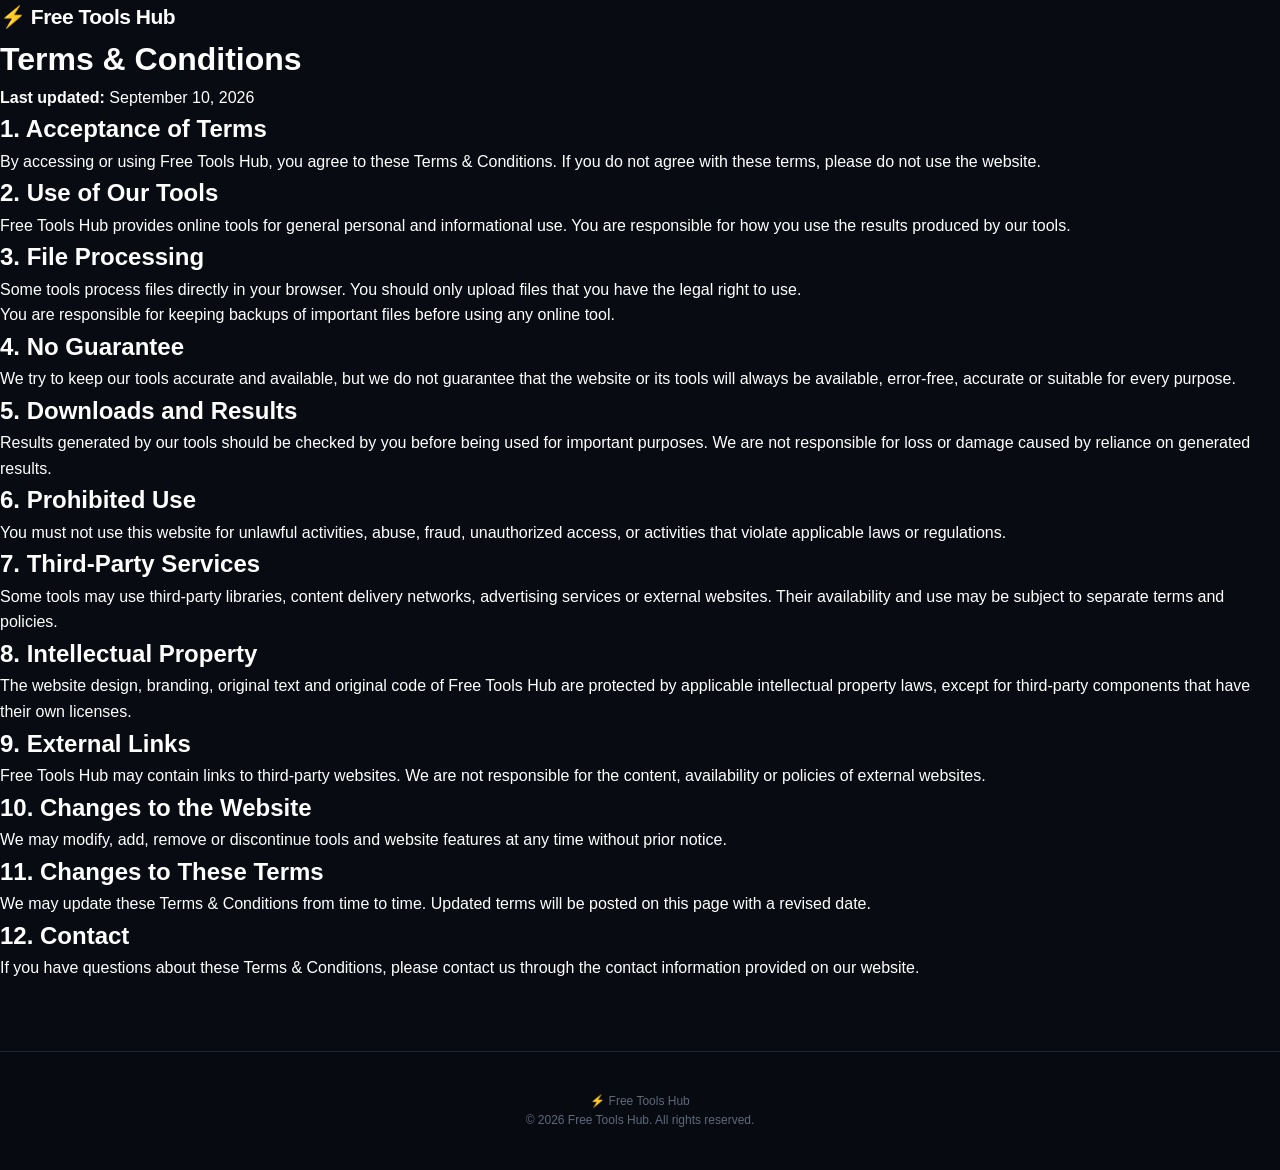
<file: terms.html>
<!DOCTYPE html>
<html lang="en">
<head>
<meta charset="UTF-8">
<meta name="viewport" content="width=device-width, initial-scale=1.0">

<title>Terms & Conditions - Free Tools Hub</title>

<meta name="description" content="Terms and Conditions for using Free Tools Hub online tools.">

<link rel="stylesheet" href="style.css">
</head>

<body>

<header>
  <div class="logo">⚡ Free Tools Hub</div>
</header>

<main class="legal-page">

<h1>Terms & Conditions</h1>

<p><strong>Last updated:</strong> September 10, 2026</p>

<h2>1. Acceptance of Terms</h2>

<p>
By accessing or using Free Tools Hub, you agree to these Terms &
Conditions. If you do not agree with these terms, please do not use
the website.
</p>

<h2>2. Use of Our Tools</h2>

<p>
Free Tools Hub provides online tools for general personal and
informational use. You are responsible for how you use the results
produced by our tools.
</p>

<h2>3. File Processing</h2>

<p>
Some tools process files directly in your browser. You should only
upload files that you have the legal right to use.
</p>

<p>
You are responsible for keeping backups of important files before
using any online tool.
</p>

<h2>4. No Guarantee</h2>

<p>
We try to keep our tools accurate and available, but we do not
guarantee that the website or its tools will always be available,
error-free, accurate or suitable for every purpose.
</p>

<h2>5. Downloads and Results</h2>

<p>
Results generated by our tools should be checked by you before being
used for important purposes. We are not responsible for loss or
damage caused by reliance on generated results.
</p>

<h2>6. Prohibited Use</h2>

<p>
You must not use this website for unlawful activities, abuse,
fraud, unauthorized access, or activities that violate applicable
laws or regulations.
</p>

<h2>7. Third-Party Services</h2>

<p>
Some tools may use third-party libraries, content delivery networks,
advertising services or external websites. Their availability and
use may be subject to separate terms and policies.
</p>

<h2>8. Intellectual Property</h2>

<p>
The website design, branding, original text and original code of Free
Tools Hub are protected by applicable intellectual property laws,
except for third-party components that have their own licenses.
</p>

<h2>9. External Links</h2>

<p>
Free Tools Hub may contain links to third-party websites. We are not
responsible for the content, availability or policies of external
websites.
</p>

<h2>10. Changes to the Website</h2>

<p>
We may modify, add, remove or discontinue tools and website features
at any time without prior notice.
</p>

<h2>11. Changes to These Terms</h2>

<p>
We may update these Terms & Conditions from time to time. Updated
terms will be posted on this page with a revised date.
</p>

<h2>12. Contact</h2>

<p>
If you have questions about these Terms & Conditions, please contact
us through the contact information provided on our website.
</p>

</main>

<footer>
  <p>⚡ Free Tools Hub</p>
  <p>© 2026 Free Tools Hub. All rights reserved.</p>
</footer>

</body>
</html>
</file>
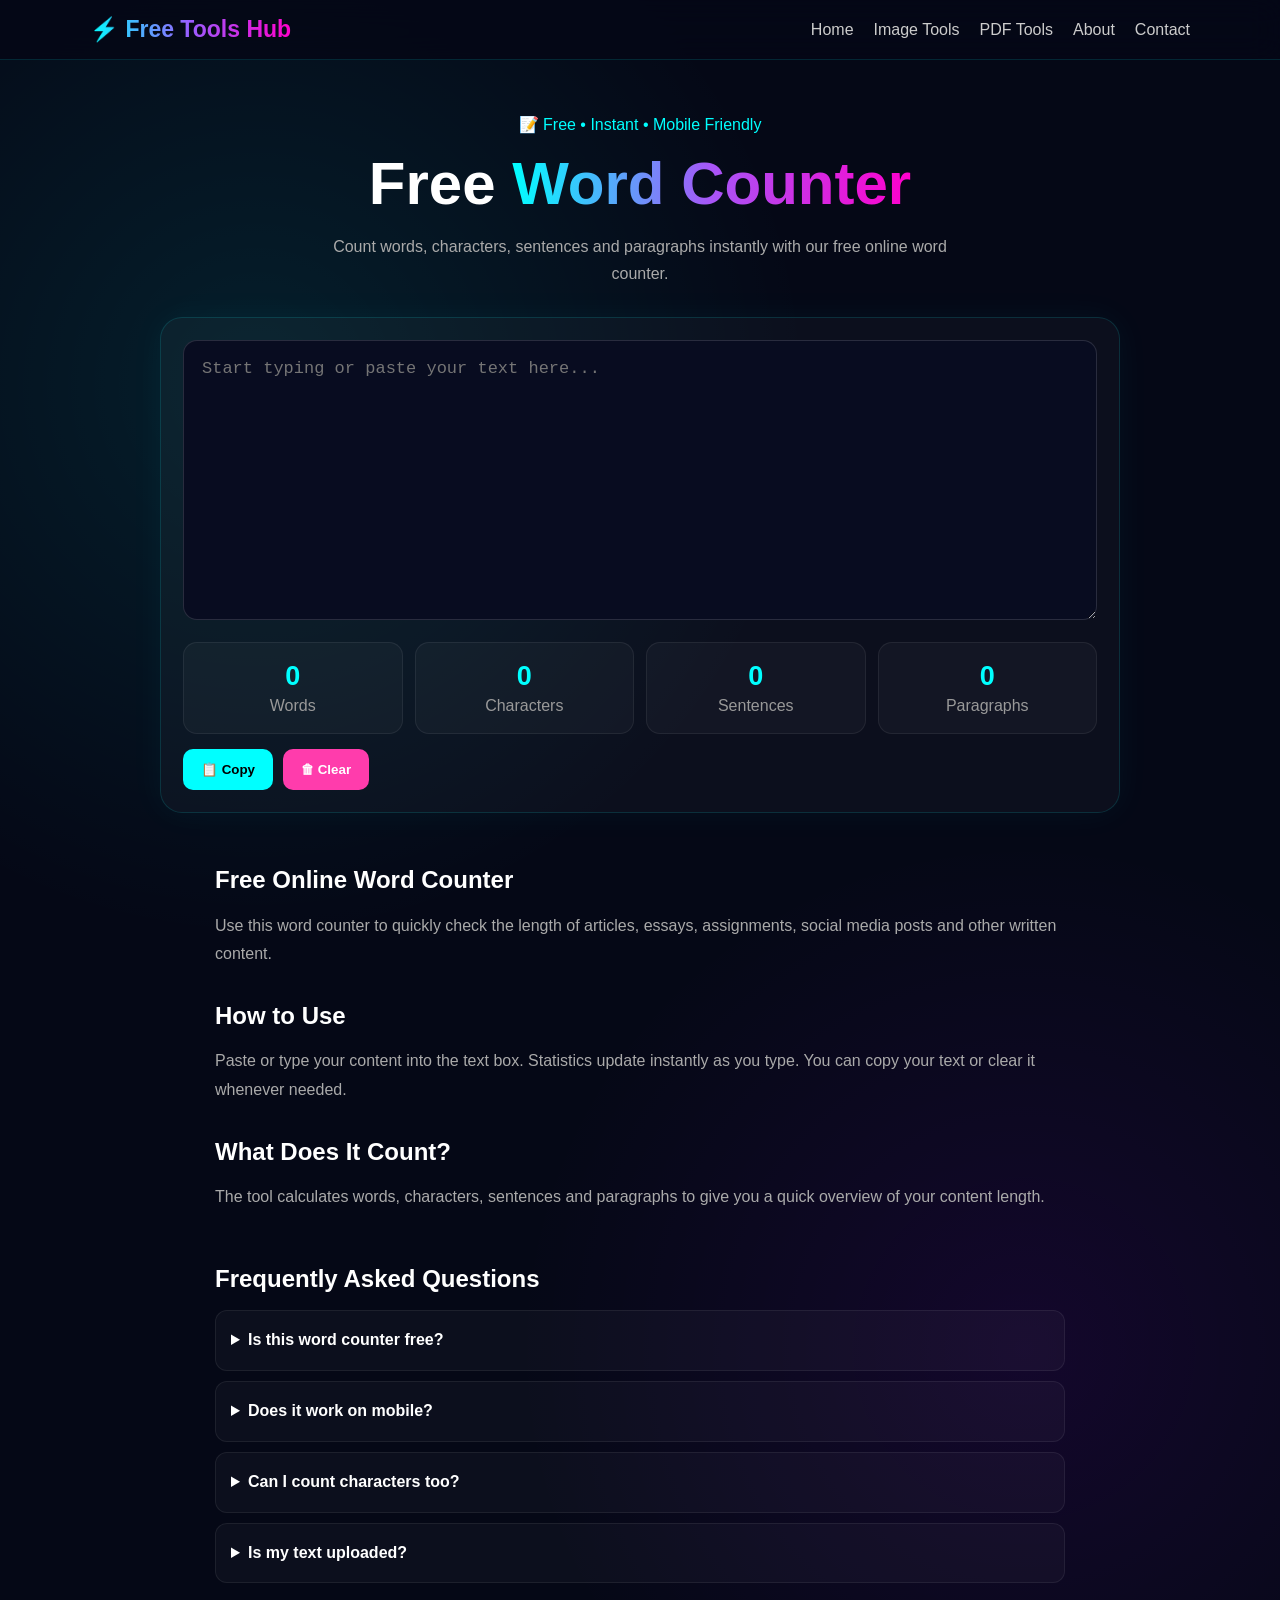
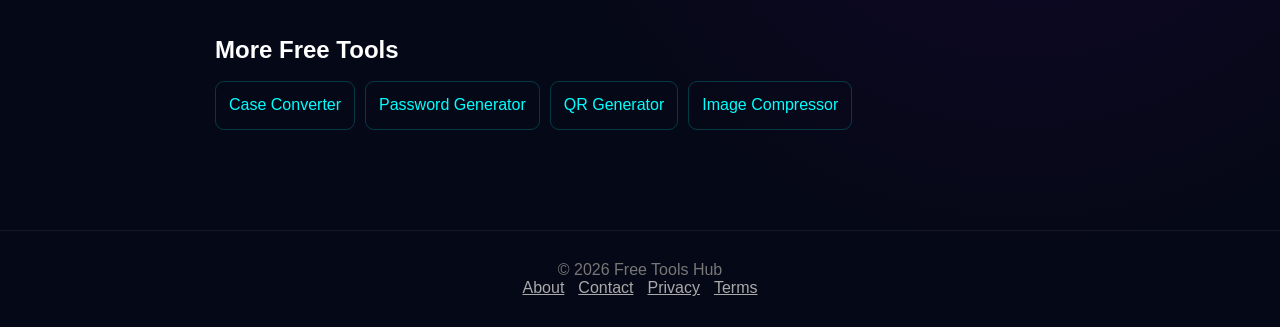
<file: word-counter.html>
<!DOCTYPE html>
<html lang="en">
<head>
<meta charset="UTF-8">
<meta name="viewport" content="width=device-width,initial-scale=1.0">
<title>Free Word Counter Online | Character & Sentence Counter</title>
<meta name="description" content="Free online word counter. Count words, characters, sentences and paragraphs instantly. Fast, accurate and mobile friendly.">
<meta name="robots" content="index,follow">
<link rel="canonical" href="https://subbhu7077.github.io/free-tools-hub/word-counter.html">

<style>
*{box-sizing:border-box;margin:0;padding:0}
body{font-family:Arial;color:#fff;background:#050816;min-height:100vh;
background-image:radial-gradient(circle at 20% 20%,#00ffff18,transparent 30%),radial-gradient(circle at 80% 70%,#a000ff18,transparent 30%)}
header{padding:16px 6%;position:sticky;top:0;z-index:5;background:#050816dd;backdrop-filter:blur(15px);border-bottom:1px solid #00ffff22}
.nav{max-width:1100px;margin:auto;display:flex;justify-content:space-between;align-items:center}
.logo{font-size:23px;font-weight:bold;background:linear-gradient(90deg,#00ffff,#9b5cff,#ff00cc);-webkit-background-clip:text;color:transparent}
nav{display:flex;gap:20px}nav a{color:#ccc;text-decoration:none}.menu{display:none;font-size:28px}
.container{max-width:1000px;margin:auto;padding:55px 20px}.hero{text-align:center}.badge{color:#00ffff;margin-bottom:15px}h1{font-size:clamp(35px,7vw,60px)}
.g{background:linear-gradient(90deg,#00ffff,#a855f7,#ff00cc);-webkit-background-clip:text;color:transparent}
.hero p{color:#aaa;max-width:650px;margin:15px auto 30px;line-height:1.7}
.card{background:#ffffff08;border:1px solid #00ffff22;border-radius:22px;padding:22px;box-shadow:0 0 35px #00ffff0c}
textarea{width:100%;min-height:280px;padding:18px;border-radius:14px;background:#080c20;color:#fff;border:1px solid #ffffff22;font-size:17px;resize:vertical;outline:none}
.stats{display:grid;grid-template-columns:repeat(4,1fr);gap:12px;margin-top:18px}
.stat{padding:18px;text-align:center;background:#ffffff08;border:1px solid #ffffff12;border-radius:14px}
.stat b{display:block;font-size:27px;color:#00ffff;margin-bottom:5px}.stat span{color:#999}
.actions{display:flex;gap:10px;flex-wrap:wrap}
button{border:0;border-radius:10px;padding:13px 18px;margin-top:15px;font-weight:bold;cursor:pointer;background:#00ffff}
.content,.faq{max-width:850px;margin:45px auto;color:#aaa;line-height:1.8}.content h2,.faq h2{color:#fff;margin:25px 0 10px}
details{padding:15px;background:#ffffff08;border:1px solid #ffffff12;border-radius:12px;margin:10px 0}summary{color:white;cursor:pointer;font-weight:bold}
.related{display:flex;flex-wrap:wrap;gap:10px}.related a{color:#00ffff;text-decoration:none;border:1px solid #00ffff33;padding:9px 13px;border-radius:9px}
footer{text-align:center;padding:30px;color:#777;border-top:1px solid #ffffff10}footer a{color:#aaa;margin:0 7px}
@media(max-width:700px){nav{display:none;position:absolute;top:62px;left:0;right:0;background:#070a18;padding:20px;flex-direction:column}nav.show{display:flex}.menu{display:block}.stats{grid-template-columns:repeat(2,1fr)}}
</style>
</head>

<body>

<header><div class="nav">
<div class="logo">⚡ Free Tools Hub</div>
<div class="menu" onclick="document.getElementById('nav').classList.toggle('show')">☰</div>
<nav id="nav">
<a href="index.html">Home</a>
<a href="image-compressor.html">Image Tools</a>
<a href="image-to-pdf.html">PDF Tools</a>
<a href="about.html">About</a>
<a href="contact.html">Contact</a>
</nav>
</div></header>

<main class="container">

<section class="hero">
<div class="badge">📝 Free • Instant • Mobile Friendly</div>
<h1>Free <span class="g">Word Counter</span></h1>
<p>Count words, characters, sentences and paragraphs instantly with our free online word counter.</p>
</section>

<section class="card">

<textarea id="text" placeholder="Start typing or paste your text here..." oninput="countText()"></textarea>

<div class="stats">
<div class="stat"><b id="words">0</b><span>Words</span></div>
<div class="stat"><b id="chars">0</b><span>Characters</span></div>
<div class="stat"><b id="sentences">0</b><span>Sentences</span></div>
<div class="stat"><b id="paragraphs">0</b><span>Paragraphs</span></div>
</div>

<div class="actions">
<button onclick="copyText()">📋 Copy</button>
<button onclick="clearText()" style="background:#ff3cac;color:#fff">🗑 Clear</button>
</div>

</section>

<section class="content">
<h2>Free Online Word Counter</h2>
<p>
Use this word counter to quickly check the length of articles, essays,
assignments, social media posts and other written content.
</p>

<h2>How to Use</h2>
<p>
Paste or type your content into the text box. Statistics update instantly
as you type. You can copy your text or clear it whenever needed.
</p>

<h2>What Does It Count?</h2>
<p>
The tool calculates words, characters, sentences and paragraphs to give
you a quick overview of your content length.
</p>
</section>

<section class="faq">
<h2>Frequently Asked Questions</h2>

<details><summary>Is this word counter free?</summary><p>Yes. It is free to use.</p></details>
<details><summary>Does it work on mobile?</summary><p>Yes. It is designed for mobile and desktop browsers.</p></details>
<details><summary>Can I count characters too?</summary><p>Yes. Characters are counted instantly along with words.</p></details>
<details><summary>Is my text uploaded?</summary><p>The counting is performed in your browser.</p></details>
</section>

<section class="content">
<h2>More Free Tools</h2>
<div class="related">
<a href="case-converter.html">Case Converter</a>
<a href="password-generator.html">Password Generator</a>
<a href="qr-generator.html">QR Generator</a>
<a href="image-compressor.html">Image Compressor</a>
</div>
</section>

</main>

<footer>
<p>© 2026 Free Tools Hub</p>
<p><a href="about.html">About</a><a href="contact.html">Contact</a><a href="privacy-policy.html">Privacy</a><a href="terms.html">Terms</a></p>
</footer>

<script>
function countText(){
const t=document.getElementById("text").value;
const trimmed=t.trim();

document.getElementById("chars").textContent=t.length;
document.getElementById("words").textContent=trimmed?trimmed.split(/\s+/).length:0;
document.getElementById("sentences").textContent=
trimmed?trimmed.split(/[.!?]+/).filter(x=>x.trim()).length:0;
document.getElementById("paragraphs").textContent=
trimmed?trimmed.split(/\n\s*\n/).filter(x=>x.trim()).length:0;
}

async function copyText(){
const t=document.getElementById("text").value;
if(!t){alert("Nothing to copy.");return}
try{await navigator.clipboard.writeText(t);alert("Text copied!")}
catch(e){alert("Copy failed.")}
}

function clearText(){
document.getElementById("text").value="";
countText();
}
</script>

</body>
</html>
</file>
<file: style.css>
* {
  margin: 0;
  padding: 0;
  box-sizing: border-box;
}

html {
  scroll-behavior: smooth;
}

body {
  font-family: Arial, Helvetica, sans-serif;
  background: #080b12;
  color: #ffffff;
  line-height: 1.6;
}

/* HEADER */

.header {
  width: 100%;
  padding: 16px 5%;
  display: flex;
  align-items: center;
  justify-content: space-between;
  background: rgba(8, 11, 18, 0.96);
  border-bottom: 1px solid #1d2638;
  position: sticky;
  top: 0;
  z-index: 1000;
}

.logo {
  font-size: 21px;
  font-weight: 800;
  letter-spacing: -0.5px;
}

.menu-btn {
  background: transparent;
  color: white;
  border: 1px solid #29344a;
  padding: 7px 10px;
  border-radius: 8px;
  font-size: 20px;
}

nav {
  display: none;
  position: absolute;
  top: 65px;
  left: 0;
  width: 100%;
  background: #0d111b;
  padding: 15px 5%;
  border-bottom: 1px solid #202a3c;
}

nav.active {
  display: block;
}

nav a {
  display: block;
  color: #d9dfeb;
  text-decoration: none;
  padding: 11px 0;
  font-weight: 600;
}

/* HERO */

.hero {
  padding: 70px 6% 55px;
  text-align: center;
  background:
    radial-gradient(circle at top, #17223b 0%, #080b12 55%);
}

.badge {
  display: inline-block;
  padding: 7px 13px;
  border: 1px solid #34415b;
  border-radius: 50px;
  font-size: 12px;
  color: #cbd5e1;
  margin-bottom: 18px;
}

.hero h1 {
  font-size: 42px;
  line-height: 1.08;
  letter-spacing: -1.8px;
}

.hero h1 span {
  color: #6ea8ff;
}

.hero p {
  max-width: 600px;
  margin: 20px auto 25px;
  color: #9ca8ba;
  font-size: 15px;
}

.search-box {
  max-width: 550px;
  margin: auto;
}

.search-box input {
  width: 100%;
  padding: 16px 18px;
  border-radius: 12px;
  border: 1px solid #303b52;
  background: #111724;
  color: white;
  outline: none;
  font-size: 15px;
}

.search-box input:focus {
  border-color: #6ea8ff;
}

/* ADS */

.ad-box {
  width: 92%;
  max-width: 970px;
  min-height: 90px;
  margin: 25px auto;
  border: 1px dashed #30394b;
  background: #0d121c;
  display: flex;
  align-items: center;
  justify-content: center;
  color: #687386;
  font-size: 10px;
  letter-spacing: 1px;
}

/* TOOLS */

.tools-section {
  width: 92%;
  max-width: 1150px;
  margin: 50px auto;
}

.section-title {
  display: flex;
  align-items: center;
  gap: 13px;
  margin-bottom: 35px;
}

.section-title > span {
  font-size: 30px;
}

.section-title h2 {
  font-size: 27px;
}

.section-title p {
  color: #8995a8;
  font-size: 13px;
}

.category {
  margin-bottom: 45px;
  scroll-margin-top: 90px;
}

.category h3 {
  font-size: 20px;
  margin-bottom: 18px;
}

.tools-grid {
  display: grid;
  grid-template-columns: repeat(3, 1fr);
  gap: 18px;
}

.tool-card {
  text-decoration: none;
  color: white;
  background: #101622;
  border: 1px solid #222d40;
  border-radius: 15px;
  padding: 23px;
  transition: 0.2s ease;
}

.tool-card:hover {
  transform: translateY(-4px);
  border-color: #52688e;
  background: #131b2a;
}

.tool-icon {
  width: 50px;
  height: 50px;
  display: flex;
  align-items: center;
  justify-content: center;
  background: #182237;
  border-radius: 12px;
  font-size: 24px;
  margin-bottom: 17px;
}

.tool-card h4 {
  font-size: 17px;
  margin-bottom: 8px;
}

.tool-card p {
  color: #8995a8;
  font-size: 13px;
  min-height: 42px;
}

.tool-card span {
  display: inline-block;
  margin-top: 16px;
  color: #76a9ff;
  font-size: 13px;
  font-weight: 700;
}

/* FEATURES */

.features {
  width: 92%;
  max-width: 1100px;
  margin: 65px auto;
  text-align: center;
}

.features h2 {
  font-size: 27px;
  margin-bottom: 25px;
}

.feature-grid {
  display: grid;
  grid-template-columns: repeat(3, 1fr);
  gap: 18px;
}

.feature-grid div {
  padding: 24px;
  background: #101622;
  border: 1px solid #222d40;
  border-radius: 14px;
}

.feature-grid strong {
  font-size: 16px;
}

.feature-grid p {
  margin-top: 7px;
  color: #8995a8;
  font-size: 13px;
}

/* FOOTER */

footer {
  margin-top: 70px;
  padding: 40px 6%;
  text-align: center;
  border-top: 1px solid #1d2638;
  background: #070a10;
}

.footer-logo {
  font-size: 20px;
  font-weight: 800;
  margin-bottom: 18px;
}

.footer-links {
  display: flex;
  justify-content: center;
  gap: 20px;
  flex-wrap: wrap;
  margin-bottom: 18px;
}

.footer-links a {
  color: #9ca8ba;
  text-decoration: none;
  font-size: 13px;
}

footer p {
  color: #5e697b;
  font-size: 12px;
}

/* TABLET */

@media (max-width: 800px) {

  .tools-grid {
    grid-template-columns: repeat(2, 1fr);
  }

  .feature-grid {
    grid-template-columns: 1fr;
  }

}

/* MOBILE */

@media (max-width: 550px) {
</file>
